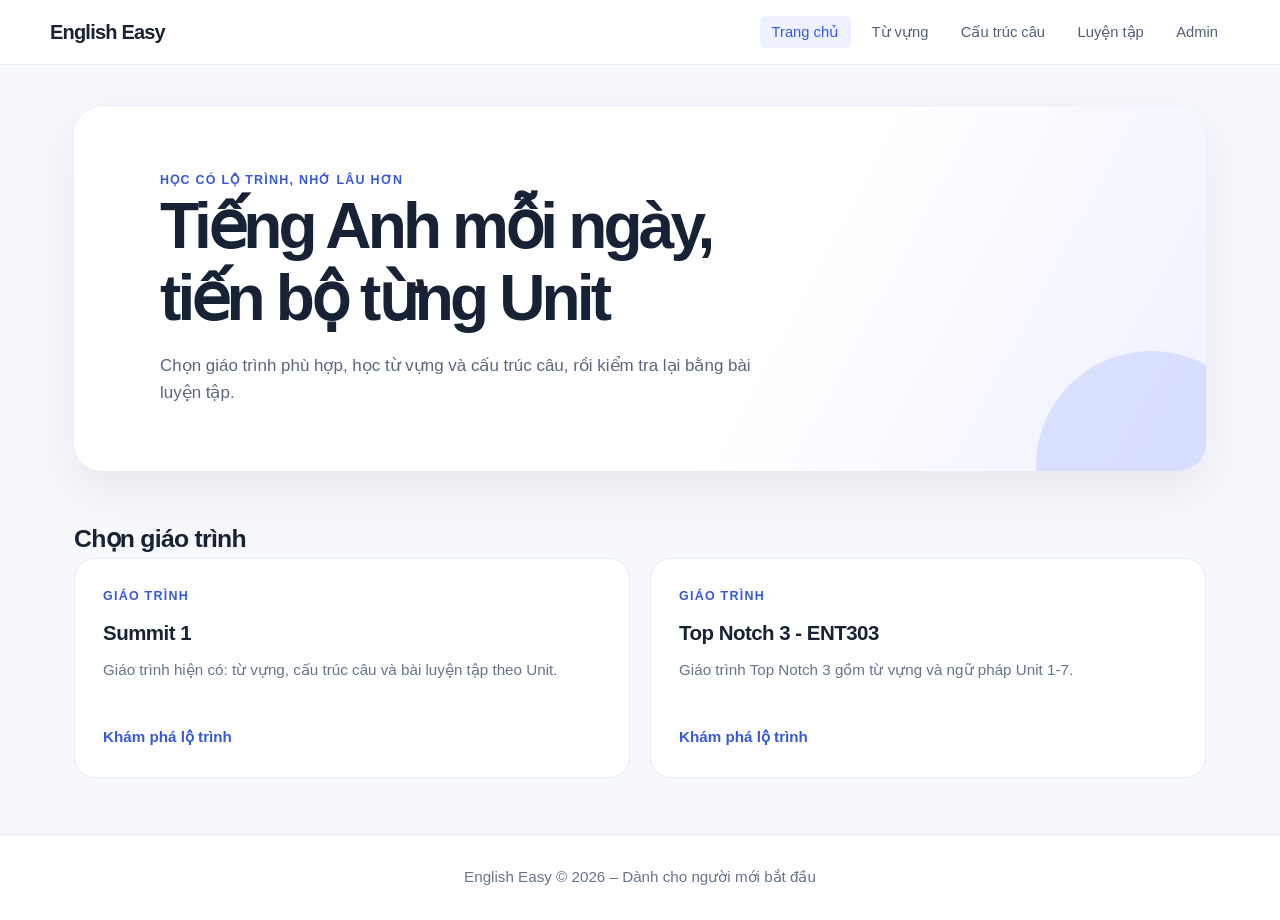
<file: index.html>
<!DOCTYPE html>
<html lang="vi">
<head>
  <meta charset="UTF-8">
  <meta name="viewport" content="width=device-width, initial-scale=1.0">
  <title>English Easy - Học tiếng Anh cho người mới</title>
  <link rel="stylesheet" href="css/style.css?v=2">
</head>
<body>
  <header class="navbar">
    <a href="index.html" class="logo">English Easy</a>
    <nav>
      <a href="index.html" class="active">Trang chủ</a>
      <a href="vocabulary.html">Từ vựng</a>
      <a href="structures.html">Cấu trúc câu</a>
      <a href="quiz.html">Luyện tập</a>
      <a href="admin.html">Admin</a>
    </nav>
  </header>

  <main class="container">
    <section class="hero">
      <p class="hero-eyebrow">Học có lộ trình, nhớ lâu hơn</p>
      <h1>Tiếng Anh mỗi ngày,<br>tiến bộ từng Unit</h1>
      <p>Chọn giáo trình phù hợp, học từ vựng và cấu trúc câu, rồi kiểm tra lại bằng bài luyện tập.</p>
    </section>

    <h2 class="section-title">Chọn giáo trình</h2>
    <div class="topics-grid" id="courses-grid"></div>
  </main>

  <footer>
    English Easy &copy; 2026 – Dành cho người mới bắt đầu
  </footer>

  <script src="js/speak.js?v=7"></script>
  <script src="js/quiz-manager.js?v=11"></script>
  <script src="js/app.js?v=12"></script>
</body>
</html>
</file>
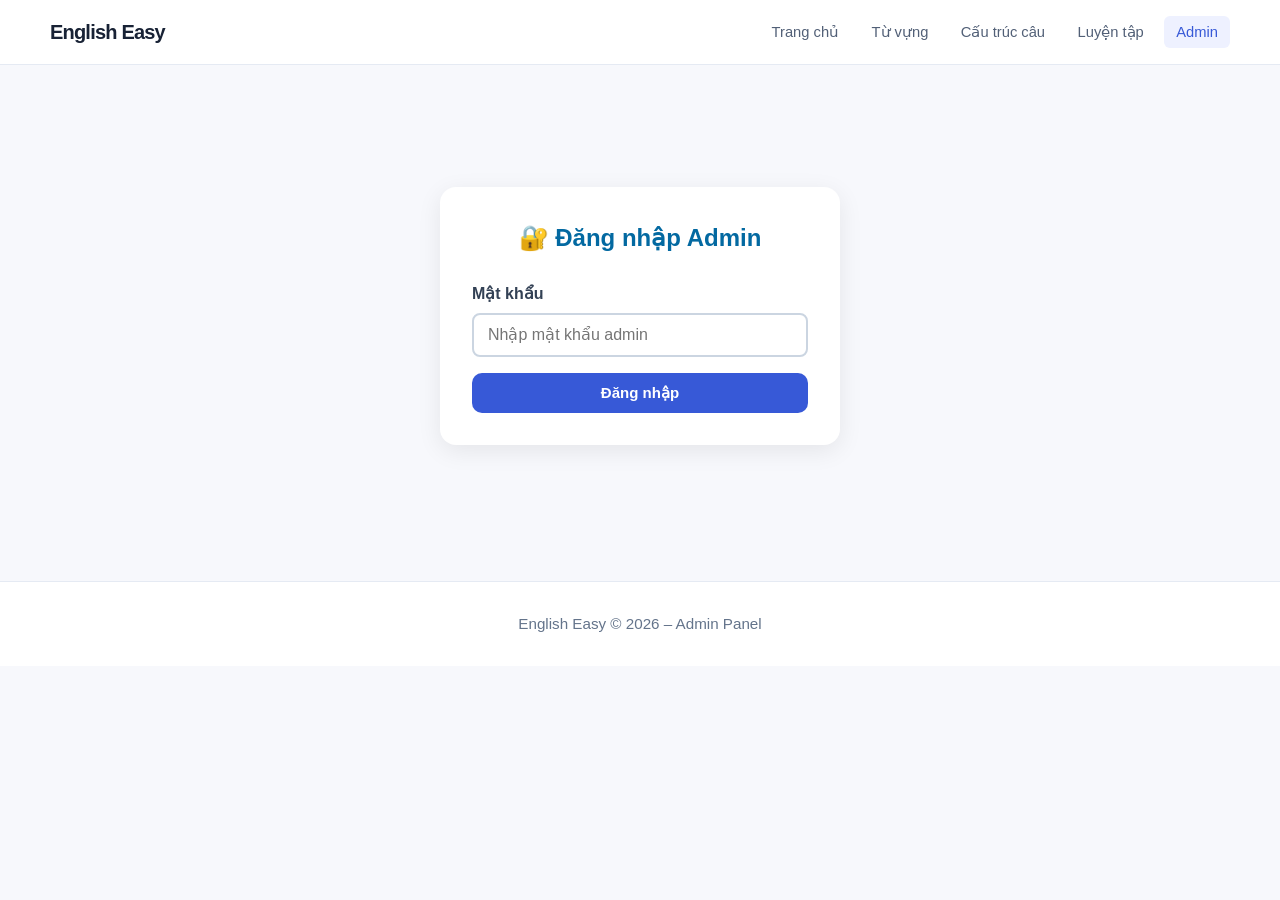
<file: admin.html>
<!DOCTYPE html>
<html lang="vi">
<head>
  <meta charset="UTF-8">
  <meta name="viewport" content="width=device-width, initial-scale=1.0">
  <title>Admin - English Easy</title>
  <link rel="stylesheet" href="css/style.css?v=2">
  <style>
    .admin-tabs {
      display: flex;
      gap: 8px;
      margin-bottom: 20px;
      flex-wrap: wrap;
    }
    .admin-tabs button {
      padding: 10px 18px;
      border: 2px solid #0ea5e9;
      background: white;
      color: #0ea5e9;
      border-radius: 8px;
      font-weight: 600;
      cursor: pointer;
    }
    .admin-tabs button.active {
      background: #0ea5e9;
      color: white;
    }
    .tab-content { display: none; }
    .tab-content.active { display: block; }
    .admin-note {
      background: #f0f9ff;
      border: 1px solid #bae6fd;
      border-radius: 12px;
      padding: 14px 16px;
      margin-bottom: 16px;
      color: #0c4a6e;
      font-size: 0.95rem;
      line-height: 1.5;
    }
    .admin-note code {
      background: #e0f2fe;
      padding: 1px 6px;
      border-radius: 4px;
    }
  </style>
</head>
<body>
  <header class="navbar">
    <a href="index.html" class="logo">English Easy</a>
    <nav>
      <a href="index.html">Trang chủ</a>
      <a href="vocabulary.html">Từ vựng</a>
      <a href="structures.html">Cấu trúc câu</a>
      <a href="quiz.html">Luyện tập</a>
      <a href="admin.html" class="active">Admin</a>
    </nav>
  </header>

  <main class="container">
    <div id="login-section" class="admin-login">
      <h2>🔐 Đăng nhập Admin</h2>
      <form id="login-form" autocomplete="on" onsubmit="return doAdminLogin(event);">
        <div class="form-group">
          <label for="admin-password">Mật khẩu</label>
          <input
            type="password"
            id="admin-password"
            name="admin-password"
            placeholder="Nhập mật khẩu admin"
            autocomplete="current-password"
          >
        </div>
        <button type="button" id="btn-login" class="btn btn-primary" style="width:100%;" onclick="return doAdminLogin(event);">
          Đăng nhập
        </button>
      </form>
      <p id="login-error" style="display:none;margin-top:12px;text-align:center;color:#dc2626;font-weight:600;"></p>
    </div>

    <div id="admin-panel" class="admin-panel">
      <div class="page-header">
        <h1>Trang quản trị</h1>
        <button class="btn btn-outline btn-sm" onclick="logout()">Đăng xuất</button>
      </div>

      <div class="admin-note">
        <strong>Lưu vĩnh viễn trên GitHub:</strong>
        Các file đã có sẵn trong <code>data/</code> (333 từ + 36 cấu trúc + quiz mẫu). Commit &amp; push là xong.
        Nếu màn hình trống: bấm <button type="button" class="btn btn-sm btn-primary" style="margin:0 4px;" onclick="resyncAllFromFiles()">Đồng bộ từ file data/</button>
        hoặc hard refresh (Ctrl+F5).
      </div>

      <div class="admin-tabs">
        <button class="active" onclick="switchTab('vocab')">Từ vựng</button>
        <button onclick="switchTab('structures')">Cấu trúc câu</button>
        <button onclick="switchTab('quiz')">Bài tập (Quiz)</button>
      </div>

      <!-- TAB TỪ VỰNG -->
      <div id="tab-vocab" class="tab-content active">
        <div class="admin-actions">
          <button class="btn btn-primary" onclick="openAddModal()">+ Thêm từ</button>
          <button class="btn btn-success" onclick="exportJSON()">⬇ Export vocabulary.json</button>
          <label class="btn btn-outline" style="cursor:pointer;">
            ⬆ Import JSON
            <input type="file" accept=".json" style="display:none;" onchange="importJSON(event)">
          </label>
          <label class="btn btn-outline" style="cursor:pointer;">
            ⬆ Import CSV
            <input type="file" accept=".csv" style="display:none;" onchange="importCSV(event)">
          </label>
          <button class="btn btn-danger btn-sm" onclick="resetToDefault()">Reset vocab file</button>
        </div>
        <div style="overflow-x:auto;">
          <table class="admin-table">
            <thead>
              <tr>
                <th>ID</th>
                <th>Từ</th>
                <th>Phiên âm</th>
                <th>Nghĩa</th>
                <th>Unit</th>
                <th>Ví dụ</th>
                <th>Thao tác</th>
              </tr>
            </thead>
            <tbody id="vocab-tbody"></tbody>
          </table>
        </div>
      </div>

      <!-- TAB CẤU TRÚC -->
      <div id="tab-structures" class="tab-content">
        <div class="admin-actions">
          <button class="btn btn-primary" onclick="openAddStructureModal()">+ Thêm cấu trúc</button>
          <button class="btn btn-success" onclick="exportStructuresJSON()">⬇ Export structures.json</button>
          <label class="btn btn-outline" style="cursor:pointer;">
            ⬆ Import structures JSON
            <input type="file" accept=".json" style="display:none;" onchange="importStructuresJSON(event)">
          </label>
          <button class="btn btn-danger btn-sm" onclick="resetStructuresDefault()">Reset structures file</button>
        </div>
        <p style="color:#64748b;margin-bottom:12px;font-size:0.95rem;">
          Mẫu schema: <code>data/structures.schema.example.json</code>.
        </p>
        <div style="overflow-x:auto;">
          <table class="admin-table">
            <thead>
              <tr>
                <th>ID</th>
                <th>Unit</th>
                <th>Tên</th>
                <th>Pattern</th>
                <th>Nghĩa</th>
                <th>Thao tác</th>
              </tr>
            </thead>
            <tbody id="structures-tbody"></tbody>
          </table>
        </div>
      </div>

      <!-- TAB QUIZ -->
      <div id="tab-quiz" class="tab-content">
        <div style="background:white; padding:24px; border-radius:14px; margin-bottom:24px; box-shadow:0 2px 12px rgba(0,0,0,0.05);">
          <h3 style="margin-bottom:8px; color:#0369a1;">Tạo bài tập mới</h3>
          <p style="color:#64748b; margin-bottom:16px; font-size:0.95rem;">
            Admin chọn loại bài (từ vựng / cấu trúc), Unit, số câu và thời gian. Người học không tự chỉnh.
          </p>

          <div class="form-group">
            <label>Tên bài tập</label>
            <input type="text" id="quiz-title" placeholder="Ví dụ: Unit 1 - Cấu trúc 10 câu">
          </div>

          <div class="form-group">
            <label>Giáo trình</label>
            <select id="admin-quiz-course">
              <option value="summit1">Summit 1</option>
              <option value="topnotch3">Top Notch 3 - ENT303</option>
            </select>
          </div>

          <div class="form-group">
            <label>Loại bài</label>
            <select id="admin-quiz-type">
              <option value="vocab">Từ vựng</option>
              <option value="structure">Cấu trúc câu</option>
            </select>
          </div>

          <div class="form-group">
            <label>Chọn Unit</label>
            <select id="admin-quiz-topic">
              <option value="">-- Tất cả --</option>
            </select>
          </div>

          <div class="form-group">
            <label>Số câu hỏi (chọn bao nhiêu câu muốn làm)</label>
            <p id="admin-max-info" style="color:#64748b; font-size:0.95rem; margin-bottom:8px;">
              Chọn unit để xem số từ / cấu trúc tối đa
            </p>
            <div id="admin-count-presets" class="admin-count-presets" style="display:flex;flex-wrap:wrap;gap:8px;margin-bottom:10px;">
              <!-- JS render: 5, 10, 15, 20, 30, Tất cả -->
            </div>
            <input type="number" id="admin-quiz-count" min="1" value="20" placeholder="VD: 20">
            <small style="color:#94a3b8;display:block;margin-top:6px;">
              Ví dụ Unit 1 có 72 từ → nhập <strong>20</strong> để mỗi lần random 20 câu trong unit đó.
            </small>
          </div>

          <div class="form-group">
            <label>Thời gian đếm ngược</label>
            <select id="admin-quiz-timer">
              <option value="0">Không giới hạn</option>
              <option value="180">3 phút</option>
              <option value="300" selected>5 phút</option>
              <option value="600">10 phút</option>
              <option value="900">15 phút</option>
              <option value="custom">Tùy chỉnh...</option>
            </select>
          </div>

          <div class="form-group" id="admin-custom-timer-wrap" style="display:none;">
            <label>Số phút tùy chỉnh (1–120)</label>
            <input type="number" id="admin-quiz-timer-custom" min="1" max="120" value="5">
          </div>

          <button class="btn btn-primary" onclick="handleCreateQuiz()">Tạo bài tập</button>
        </div>

        <div class="admin-actions" style="margin-bottom:16px;">
          <button class="btn btn-success" onclick="exportQuizzesJSON()">⬇ Export quizzes.json</button>
          <label class="btn btn-outline" style="cursor:pointer;">
            ⬆ Import quizzes JSON
            <input type="file" accept=".json" style="display:none;" onchange="importQuizzesJSON(event)">
          </label>
          <button class="btn btn-danger btn-sm" onclick="resetQuizzesDefault()">Reset quizzes file</button>
        </div>

        <h3 style="margin-bottom:12px; color:#0369a1;">Danh sách bài tập</h3>
        <div id="quiz-list-admin"></div>
      </div>
    </div>
  </main>

  <!-- Modal từ vựng -->
  <div class="modal" id="word-modal">
    <div class="modal-content">
      <h3 id="modal-title">Thêm từ mới</h3>
      <div class="form-group">
        <label>Từ tiếng Anh *</label>
        <input type="text" id="form-word" placeholder="apple">
      </div>
      <div class="form-group">
        <label>Phiên âm</label>
        <input type="text" id="form-phonetic" placeholder="/ˈæp.əl/">
      </div>
      <div class="form-group">
        <label>Nghĩa tiếng Việt *</label>
        <input type="text" id="form-meaning" placeholder="quả táo">
      </div>
      <div class="form-group">
        <label>Giáo trình *</label>
        <select id="form-course">
          <option value="summit1">Summit 1</option>
          <option value="topnotch3">Top Notch 3 - ENT303</option>
        </select>
      </div>
      <div class="form-group">
        <label>Unit / chủ đề *</label>
        <input type="text" id="form-topic" placeholder="Unit 1">
      </div>
      <div class="form-group">
        <label>Câu ví dụ (English)</label>
        <input type="text" id="form-example">
      </div>
      <div class="form-group">
        <label>Câu ví dụ (Tiếng Việt)</label>
        <input type="text" id="form-example-vi">
      </div>
      <div class="modal-actions">
        <button class="btn btn-outline" onclick="closeModal()">Hủy</button>
        <button class="btn btn-primary" onclick="saveWord()">Lưu</button>
      </div>
    </div>
  </div>

  <!-- Modal cấu trúc -->
  <div class="modal" id="structure-modal">
    <div class="modal-content">
      <h3 id="structure-modal-title">Thêm cấu trúc</h3>
      <div class="form-group">
        <label>Giáo trình *</label>
        <select id="form-s-course">
          <option value="summit1">Summit 1</option>
          <option value="topnotch3">Top Notch 3 - ENT303</option>
        </select>
      </div>
      <div class="form-group">
        <label>Unit *</label>
        <input type="text" id="form-s-unit" placeholder="Unit 1">
      </div>
      <div class="form-group">
        <label>Tên cấu trúc *</label>
        <input type="text" id="form-s-name" placeholder="Tag questions">
      </div>
      <div class="form-group">
        <label>Pattern / công thức *</label>
        <input type="text" id="form-s-pattern" placeholder="Statement, auxiliary + subject?">
      </div>
      <div class="form-group">
        <label>Nghĩa / mục đích *</label>
        <input type="text" id="form-s-meaning" placeholder="Câu hỏi đuôi — xác nhận thông tin">
      </div>
      <div class="form-group">
        <label>Dạng đầy đủ (form)</label>
        <input type="text" id="form-s-form" placeholder="Positive + negative tag...">
      </div>
      <div class="form-group">
        <label>Ví dụ (English)</label>
        <input type="text" id="form-s-example" placeholder="You're a student, aren't you?">
      </div>
      <div class="form-group">
        <label>Ví dụ (Tiếng Việt)</label>
        <input type="text" id="form-s-example-vi">
      </div>
      <div class="form-group">
        <label>Cách dùng</label>
        <textarea id="form-s-usage" rows="2" placeholder="Khi nào dùng..."></textarea>
      </div>
      <div class="form-group">
        <label>Ghi chú</label>
        <input type="text" id="form-s-notes" placeholder="Summit 1">
      </div>
      <div class="modal-actions">
        <button class="btn btn-outline" onclick="closeStructureModal()">Hủy</button>
        <button class="btn btn-primary" onclick="saveStructure()">Lưu</button>
      </div>
    </div>
  </div>

  <footer>
    English Easy &copy; 2026 – Admin Panel
  </footer>

  <!-- Login độc lập: luôn chạy được dù file JS khác lỗi -->
  <script>
    window.ADMIN_PASS = '123456@Hung';

    window.showAdminUI = function () {
      var login = document.getElementById('login-section');
      var panel = document.getElementById('admin-panel');
      var err = document.getElementById('login-error');
      if (err) {
        err.style.display = 'none';
        err.textContent = '';
      }
      if (login) {
        login.style.setProperty('display', 'none', 'important');
        login.setAttribute('aria-hidden', 'true');
      }
      if (panel) {
        panel.removeAttribute('hidden');
        panel.classList.add('is-open');
        panel.style.setProperty('display', 'block', 'important');
        panel.setAttribute('aria-hidden', 'false');
      }
      try { sessionStorage.setItem('admin_logged_in', '1'); } catch (e) {}
      return true;
    };

    window.doAdminLogin = function (event) {
      if (event && event.preventDefault) event.preventDefault();
      if (event && event.stopPropagation) event.stopPropagation();

      var input = document.getElementById('admin-password');
      var err = document.getElementById('login-error');
      var pw = String((input && input.value) || '')
        .replace(/^\uFEFF/, '')
        .trim();

      if (pw !== window.ADMIN_PASS) {
        var msg = 'Sai mật khẩu!';
        if (err) {
          err.style.display = 'block';
          err.textContent = msg;
        } else {
          alert(msg);
        }
        if (input) {
          input.focus();
          input.select();
        }
        return false;
      }

      window.showAdminUI();

      // Nạp dữ liệu admin (nếu admin.js đã load)
      if (typeof window.enterAdminAfterLogin === 'function') {
        Promise.resolve(window.enterAdminAfterLogin()).catch(function (e) {
          console.error(e);
          alert('Đã vào Admin, nhưng lỗi nạp dữ liệu: ' + (e && e.message ? e.message : e));
        });
      }

      return false;
    };

    // Tự vào lại nếu đã login trước đó
    document.addEventListener('DOMContentLoaded', function () {
      try {
        if (sessionStorage.getItem('admin_logged_in') === '1') {
          window.showAdminUI();
          if (typeof window.enterAdminAfterLogin === 'function') {
            window.enterAdminAfterLogin();
          }
        }
      } catch (e) {}
    });
  </script>
  <script src="js/quiz-manager.js?v=11"></script>
  <script src="js/admin.js?v=9"></script>
</body>
</html>
</file>
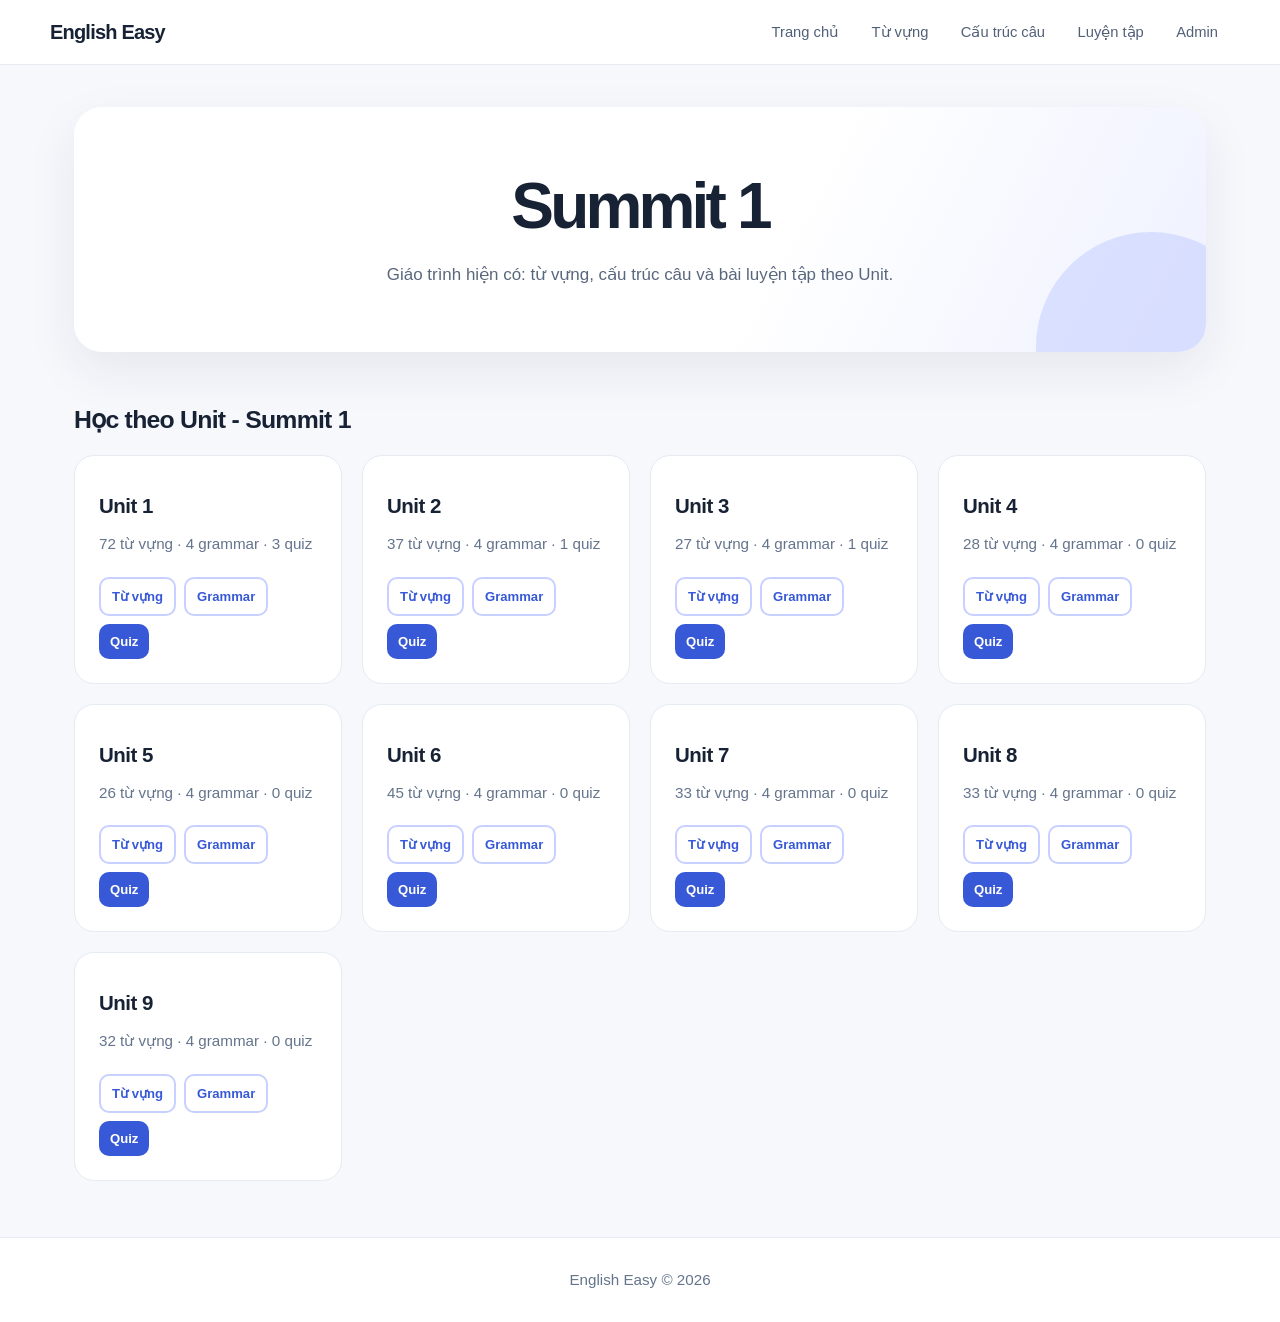
<file: course.html>
<!DOCTYPE html>
<html lang="vi">
<head>
  <meta charset="UTF-8">
  <meta name="viewport" content="width=device-width, initial-scale=1.0">
  <title>Giáo trình - English Easy</title>
  <link rel="stylesheet" href="css/style.css?v=2">
</head>
<body>
  <header class="navbar">
    <a href="index.html" class="logo">English Easy</a>
    <nav>
      <a href="index.html">Trang chủ</a>
      <a id="nav-vocabulary" href="vocabulary.html">Từ vựng</a>
      <a id="nav-structures" href="structures.html">Cấu trúc câu</a>
      <a id="nav-quiz" href="quiz.html">Luyện tập</a>
      <a href="admin.html">Admin</a>
    </nav>
  </header>

  <main class="container">
    <section class="hero course-hero">
      <h1 id="course-name">Đang tải giáo trình...</h1>
      <p id="course-description"></p>
    </section>
    <h2 id="course-progress-title" class="course-progress-title">Lộ trình học</h2>
    <section class="topics-grid" id="course-learning-grid"></section>
  </main>
  <footer>English Easy &copy; 2026</footer>
  <script src="js/speak.js?v=7"></script>
  <script src="js/quiz-manager.js?v=11"></script>
  <script src="js/app.js?v=12"></script>
</body>
</html>
</file>
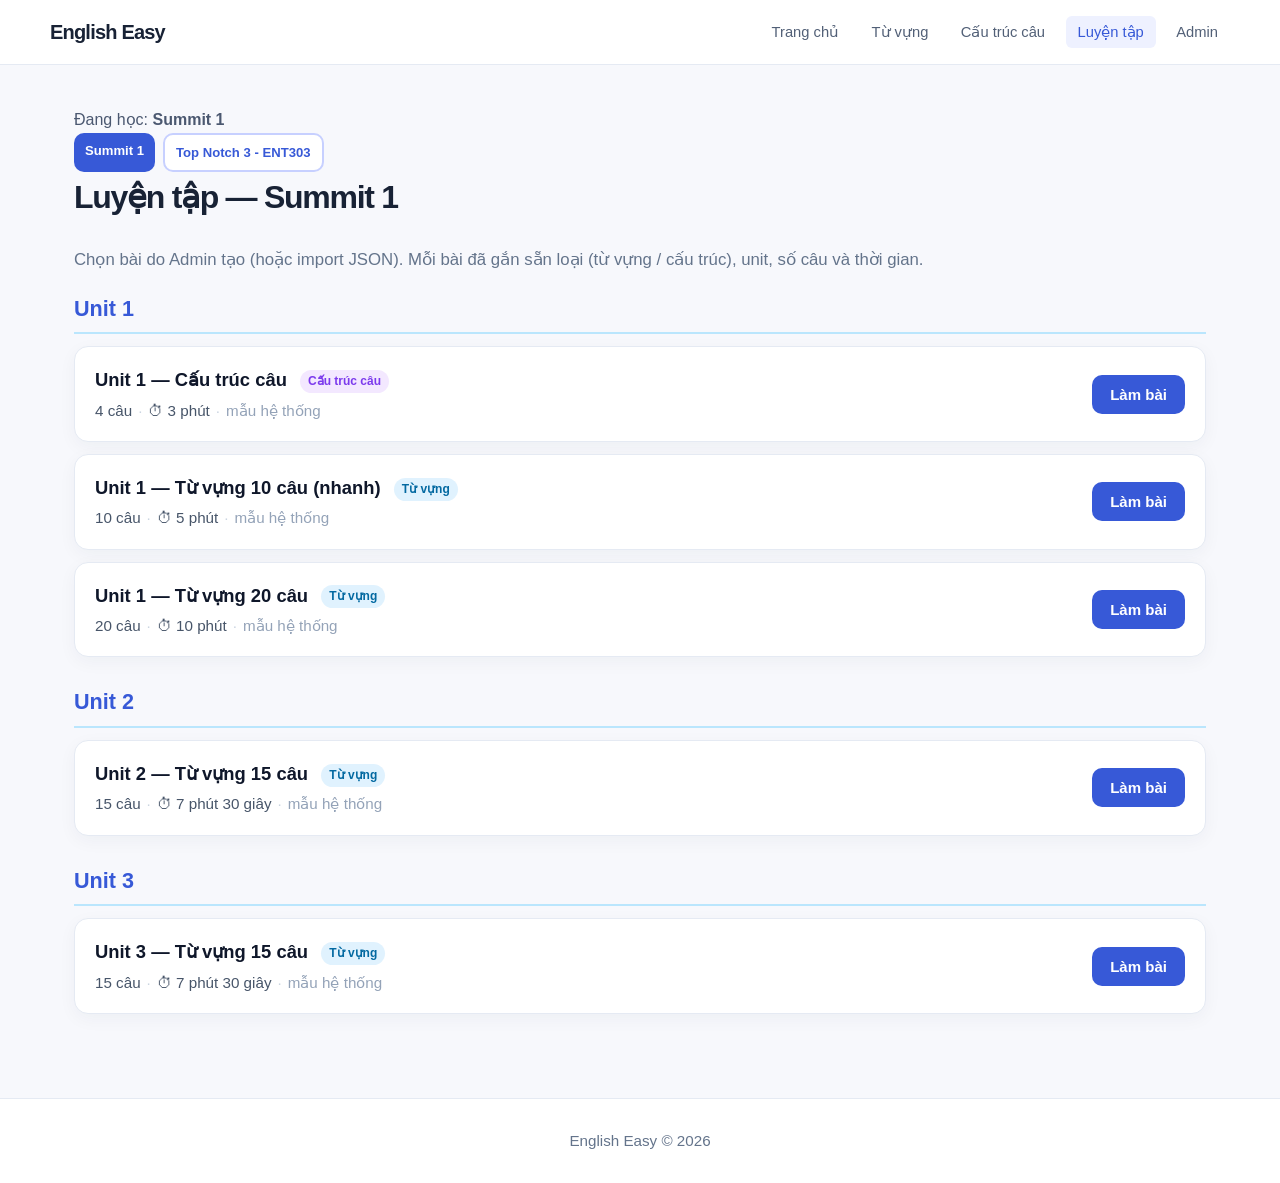
<file: quiz.html>
<!DOCTYPE html>
<html lang="vi">
<head>
  <meta charset="UTF-8">
  <meta name="viewport" content="width=device-width, initial-scale=1.0">
  <title>Luyện tập - English Easy</title>
  <link rel="stylesheet" href="css/style.css?v=2">
</head>
<body>
  <header class="navbar">
    <a href="index.html" class="logo">English Easy</a>
    <nav>
      <a href="index.html">Trang chủ</a>
      <a href="vocabulary.html">Từ vựng</a>
      <a href="structures.html">Cấu trúc câu</a>
      <a href="quiz.html" class="active">Luyện tập</a>
      <a href="admin.html">Admin</a>
    </nav>
  </header>

  <main class="container">
    <div id="course-switcher"></div>
    <div class="page-header">
      <h1>Bài tập từ vựng &amp; cấu trúc</h1>
    </div>

    <section id="quiz-list-user">
      <p class="quiz-hint">
        Chọn bài do Admin tạo (hoặc import JSON). Mỗi bài đã gắn sẵn loại (từ vựng / cấu trúc), unit, số câu và thời gian.
      </p>
      <div id="quiz-list-container">
        <p style="text-align:center; color:#64748b; padding:40px;">Đang tải danh sách bài tập...</p>
      </div>
    </section>

    <section class="quiz-box" id="quiz-box" style="display:none;"></section>
    <section id="quiz-result-section" style="display:none;"></section>
  </main>

  <footer>
    English Easy &copy; 2026
  </footer>

  <script src="js/speak.js?v=7"></script>
  <script src="js/quiz-manager.js?v=11"></script>
  <script src="js/app.js?v=12"></script>
</body>
</html>
</file>
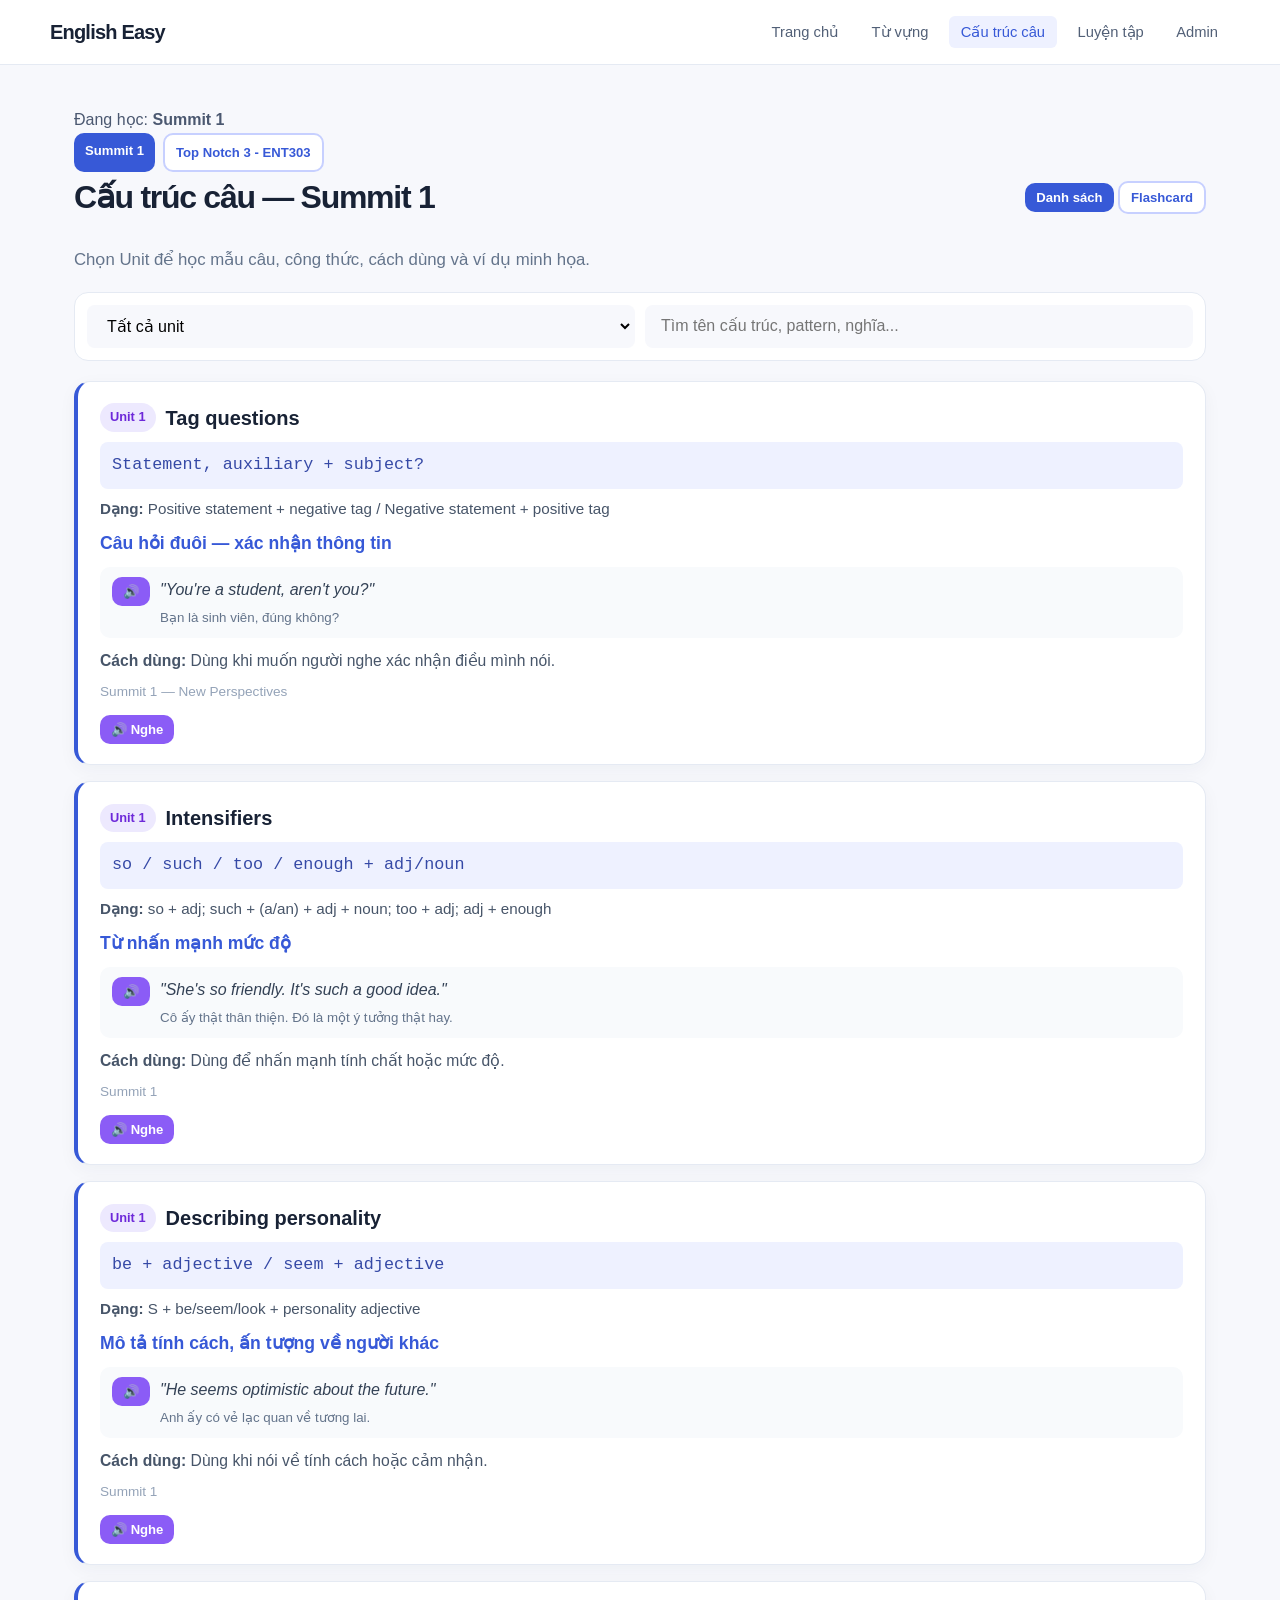
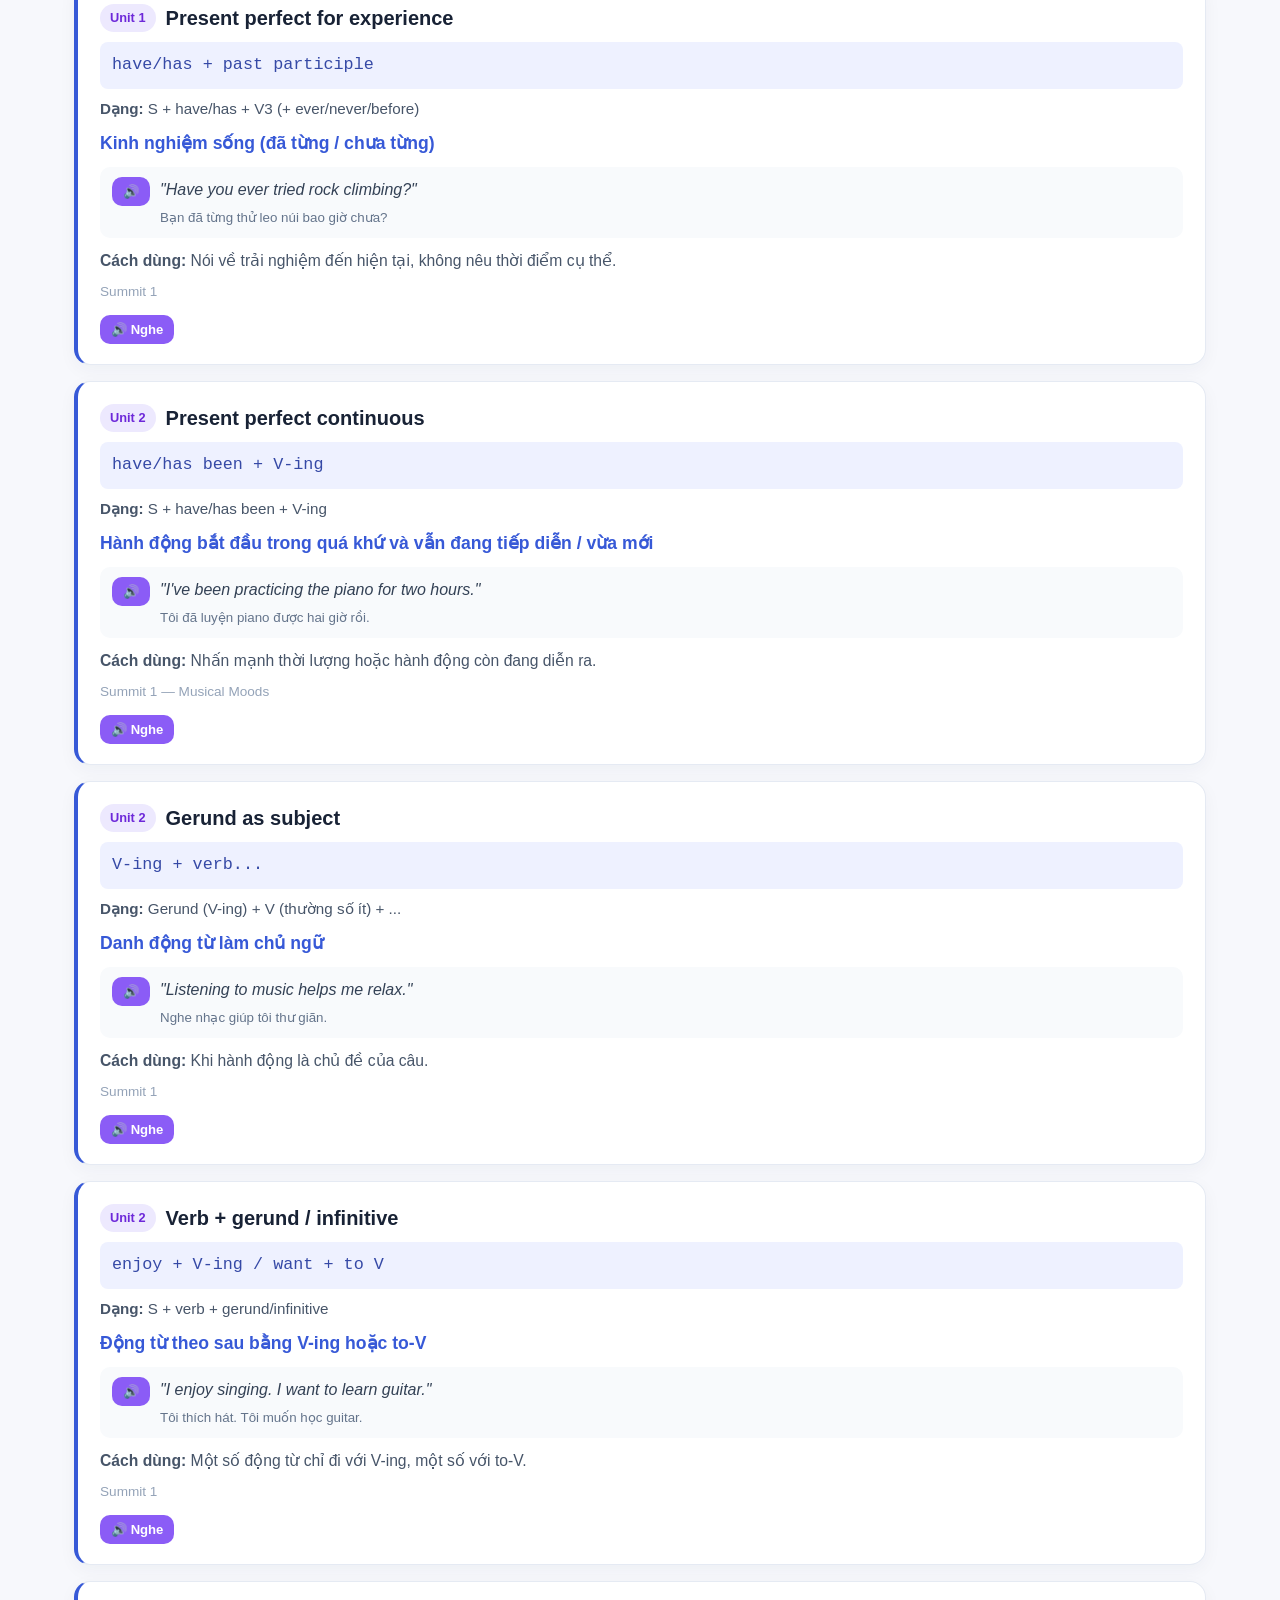
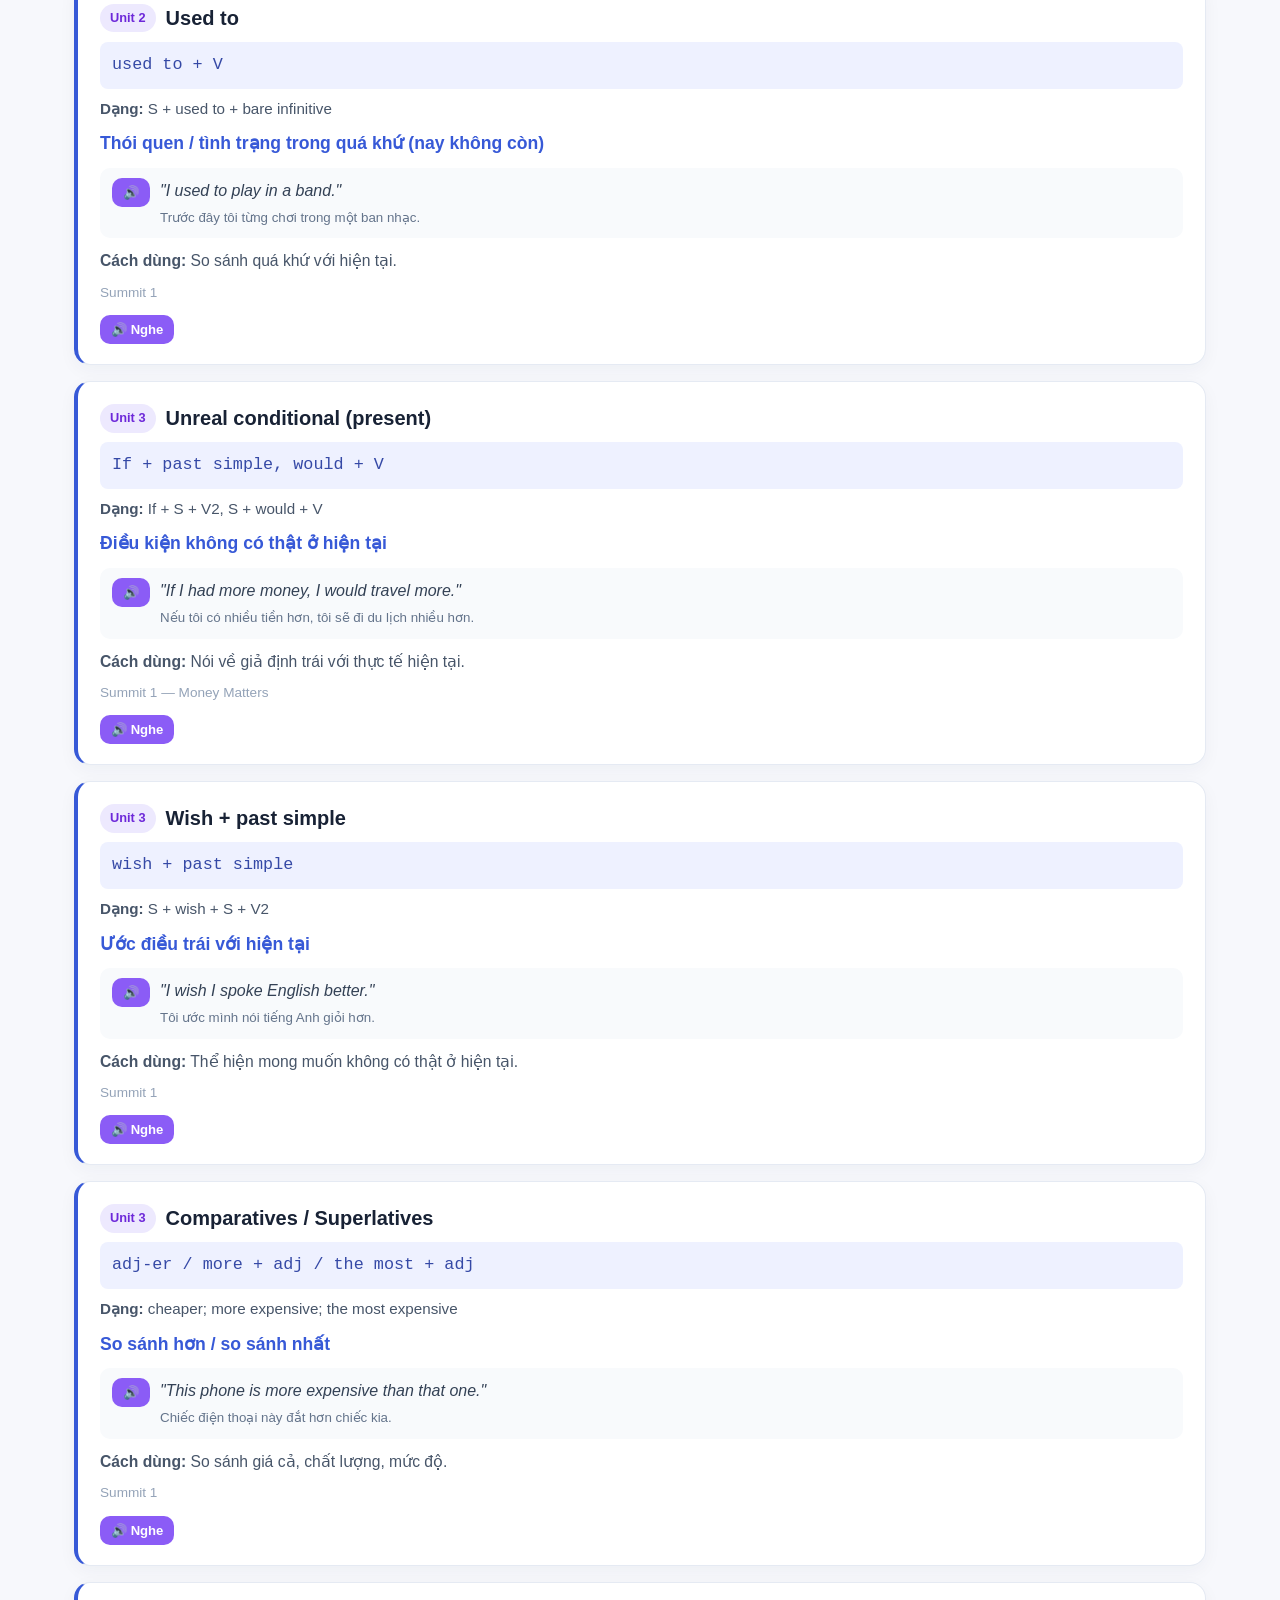
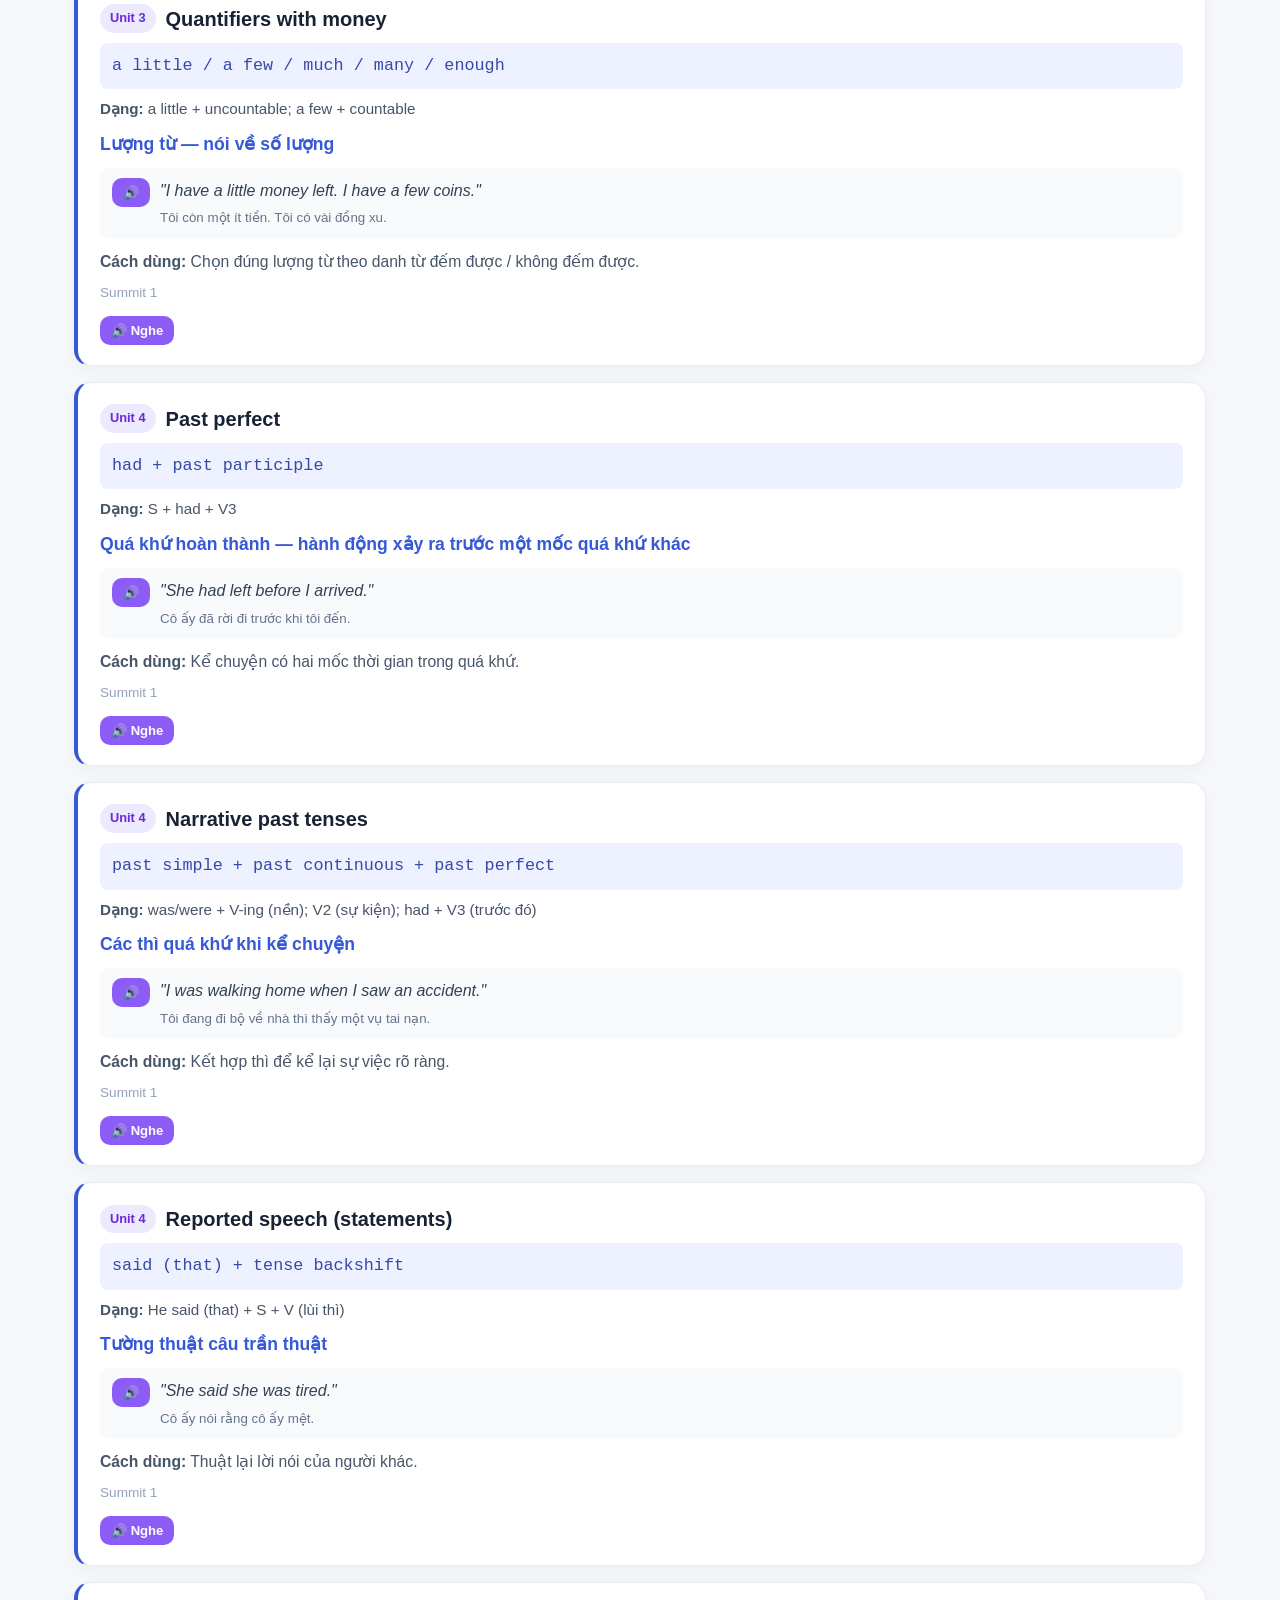
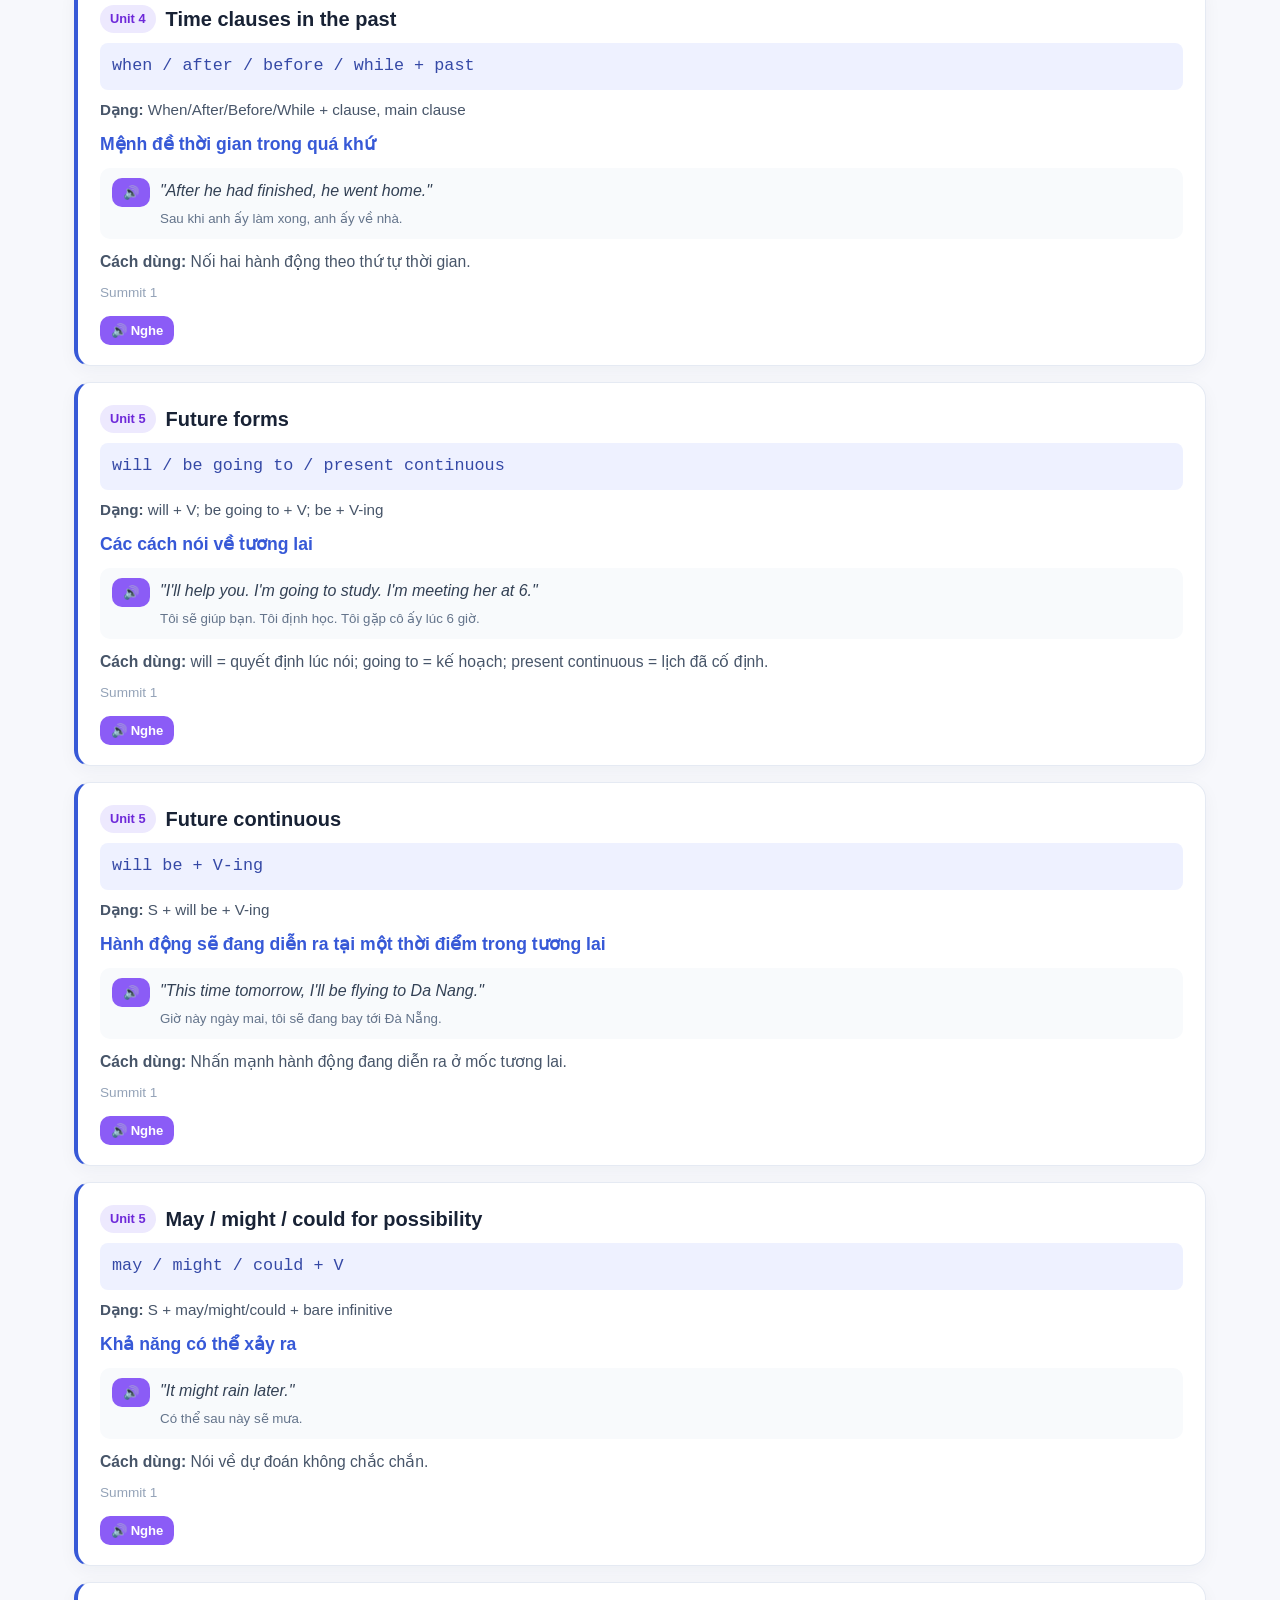
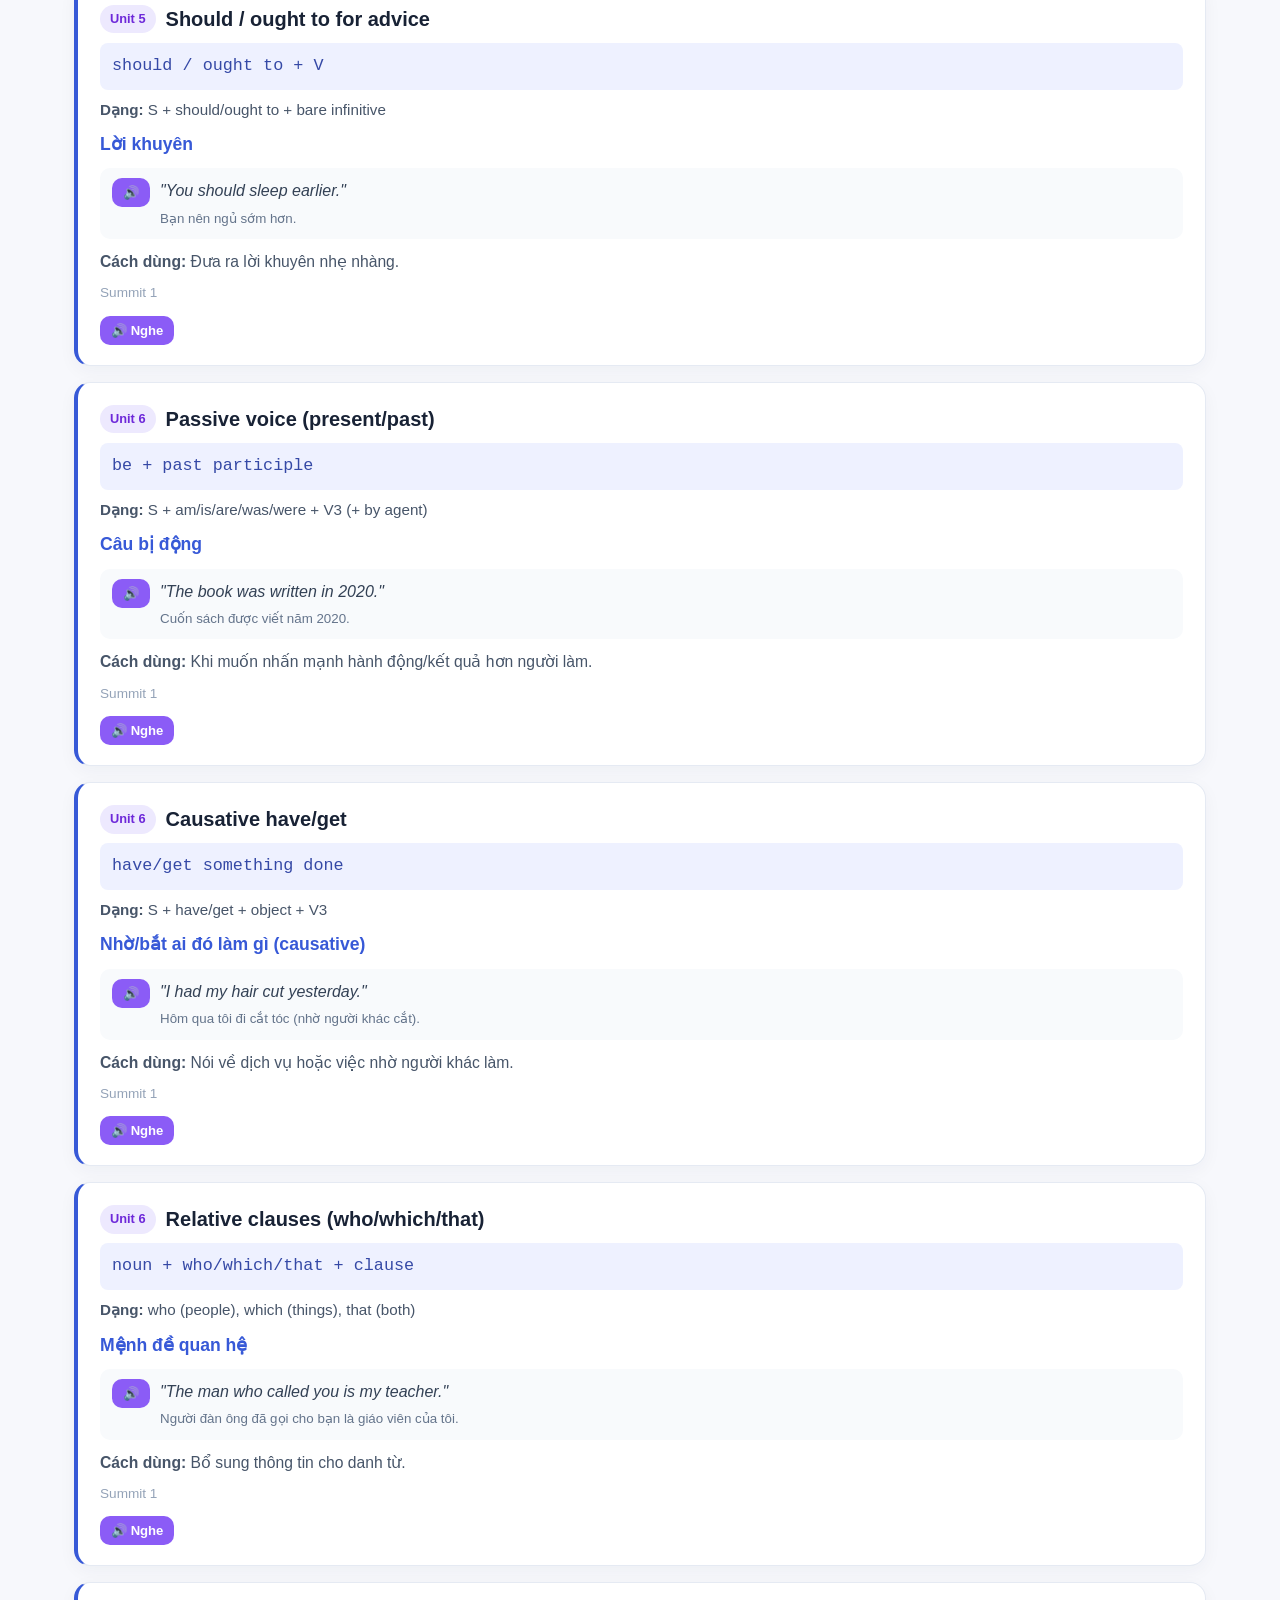
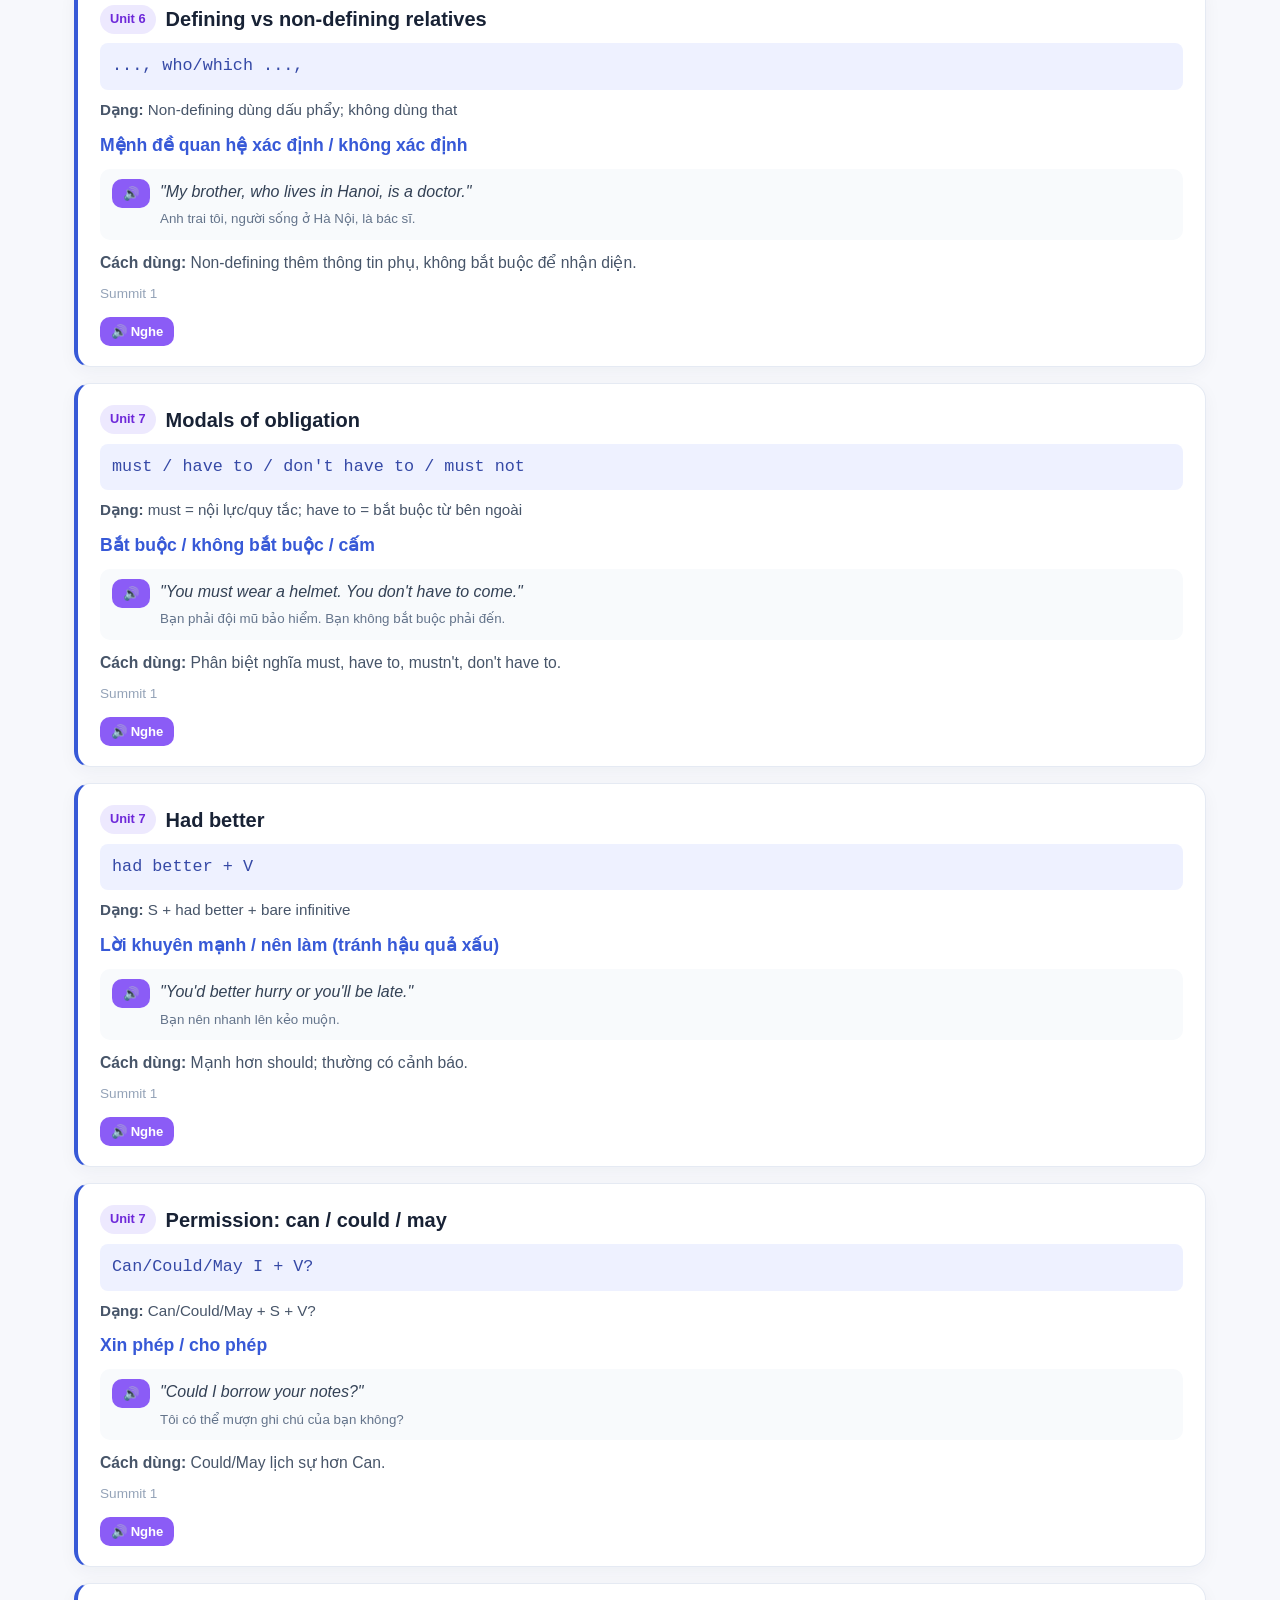
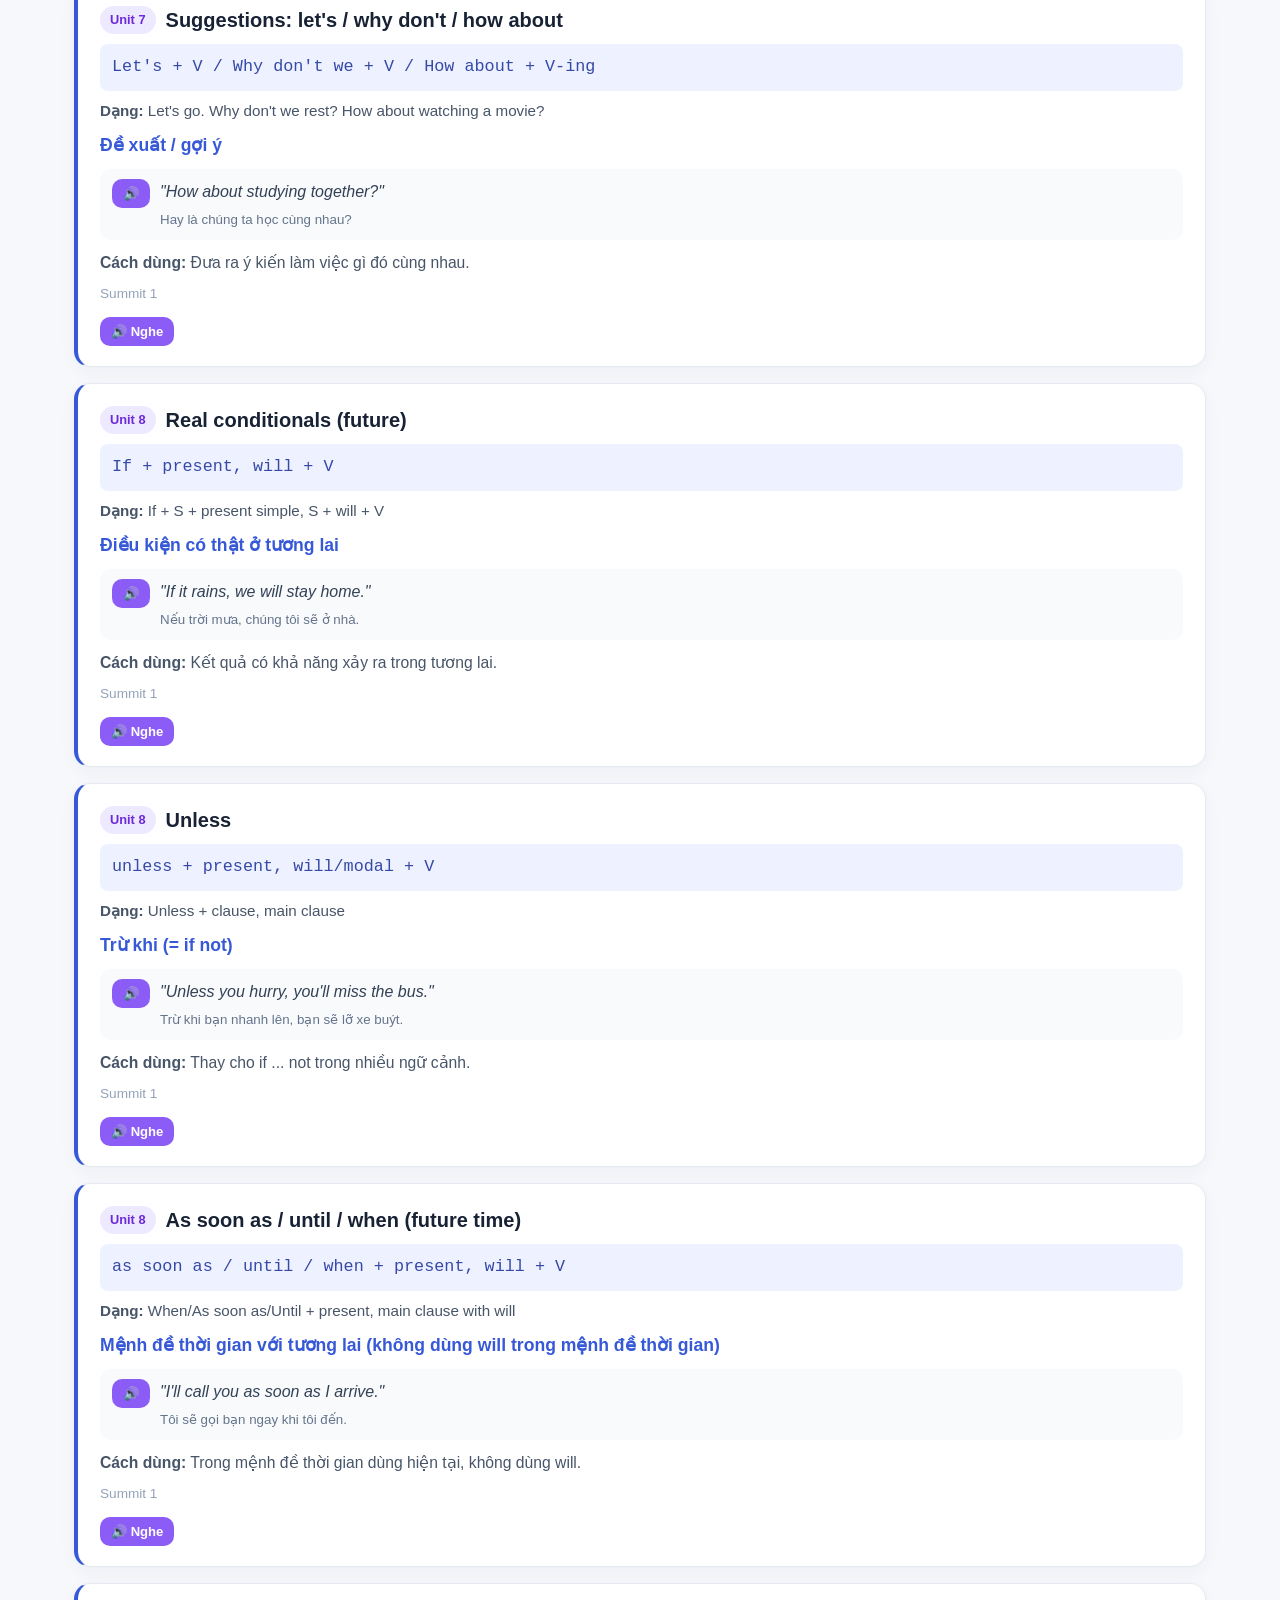
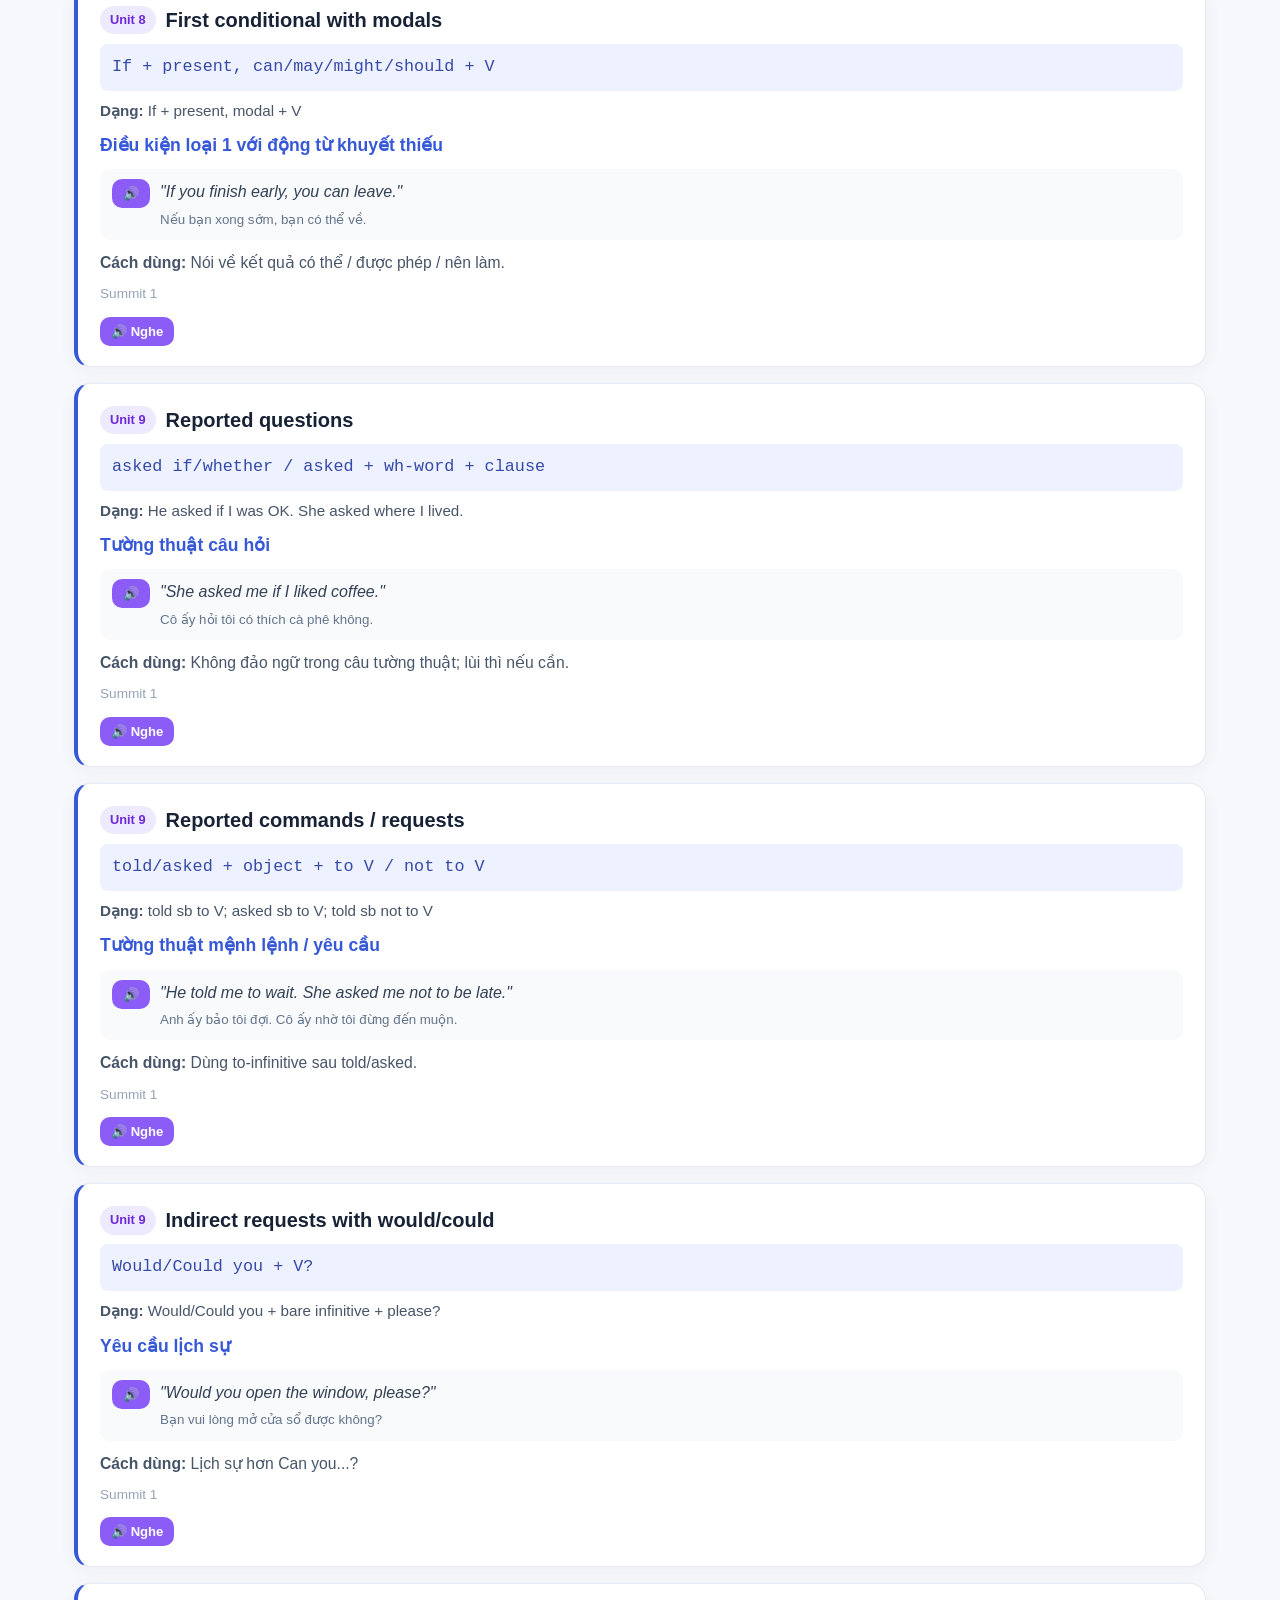
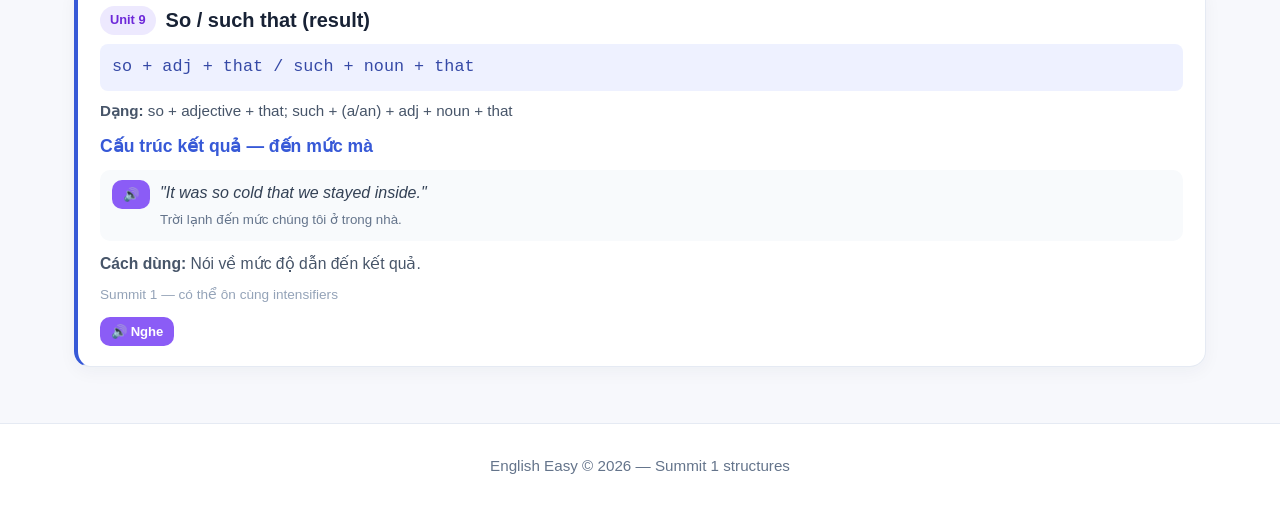
<file: structures.html>
<!DOCTYPE html>
<html lang="vi">
<head>
  <meta charset="UTF-8">
  <meta name="viewport" content="width=device-width, initial-scale=1.0">
  <title>Cấu trúc câu - English Easy</title>
  <link rel="stylesheet" href="css/style.css?v=2">
</head>
<body>
  <header class="navbar">
    <a href="index.html" class="logo">English Easy</a>
    <nav>
      <a href="index.html">Trang chủ</a>
      <a href="vocabulary.html">Từ vựng</a>
      <a href="structures.html" class="active">Cấu trúc câu</a>
      <a href="quiz.html">Luyện tập</a>
      <a href="admin.html">Admin</a>
    </nav>
  </header>

  <main class="container">
    <div id="course-switcher"></div>
    <div class="page-header">
      <h1>Cấu trúc câu theo Unit</h1>
      <div>
        <button id="btn-struct-list" class="btn btn-primary btn-sm">Danh sách</button>
        <button id="btn-struct-flash" class="btn btn-outline btn-sm">Flashcard</button>
      </div>
    </div>

    <p class="quiz-hint">
      Chọn Unit để học mẫu câu, công thức, cách dùng và ví dụ minh họa.
    </p>

    <div class="filter-bar">
      <select id="filter-struct-unit">
        <option value="">Tất cả unit</option>
      </select>
      <input type="text" id="search-struct" placeholder="Tìm tên cấu trúc, pattern, nghĩa...">
    </div>

    <div id="struct-list-section">
      <div class="structure-list" id="structure-list"></div>
    </div>

    <div id="struct-flash-section" style="display:none;">
      <div class="flashcard-container">
        <div class="flashcard" id="struct-flashcard" onclick="flipStructCard()"></div>
      </div>
      <div class="flashcard-controls">
        <button class="btn btn-outline" onclick="prevStructCard()">← Trước</button>
        <span id="struct-flash-counter" style="font-size:1.1rem;font-weight:600;min-width:80px;text-align:center;">1 / 1</span>
        <button class="btn btn-outline" onclick="nextStructCard()">Sau →</button>
      </div>
      <p style="text-align:center;margin-top:12px;color:#64748b;font-size:0.95rem;">Nhấn vào thẻ để lật (công thức ↔ nghĩa)</p>
    </div>
  </main>

  <footer>
    English Easy &copy; 2026 — Summit 1 structures
  </footer>

  <script src="js/speak.js?v=7"></script>
  <script src="js/quiz-manager.js?v=11"></script>
  <script src="js/app.js?v=12"></script>
</body>
</html>
</file>
<file: css/style.css>
/* ===== RESET & BASE ===== */
* {
  margin: 0;
  padding: 0;
  box-sizing: border-box;
}

body {
  font-family: 'Segoe UI', Tahoma, Geneva, Verdana, sans-serif;
  background: linear-gradient(135deg, #e0f2fe 0%, #f0f9ff 100%);
  color: #1e293b;
  min-height: 100vh;
  line-height: 1.6;
}

/* ===== NAVBAR ===== */
.navbar {
  background: #0ea5e9;
  color: white;
  padding: 14px 20px;
  display: flex;
  justify-content: space-between;
  align-items: center;
  box-shadow: 0 2px 10px rgba(0,0,0,0.1);
  position: sticky;
  top: 0;
  z-index: 100;
}

.navbar .logo {
  font-size: 1.4rem;
  font-weight: 700;
  text-decoration: none;
  color: white;
}

.navbar nav a {
  color: white;
  text-decoration: none;
  margin-left: 18px;
  font-size: 1rem;
  font-weight: 500;
  padding: 6px 12px;
  border-radius: 6px;
  transition: background 0.2s;
}

.navbar nav a:hover,
.navbar nav a.active {
  background: rgba(255,255,255,0.2);
}

/* ===== CONTAINER ===== */
.container {
  max-width: 1000px;
  margin: 0 auto;
  padding: 24px 16px;
}

/* ===== HERO / HOME ===== */
.hero {
  text-align: center;
  padding: 40px 20px;
  background: white;
  border-radius: 16px;
  box-shadow: 0 4px 20px rgba(0,0,0,0.06);
  margin-bottom: 30px;
}

.hero h1 {
  font-size: 2.2rem;
  color: #0369a1;
  margin-bottom: 12px;
}

.hero p {
  font-size: 1.15rem;
  color: #475569;
  margin-bottom: 24px;
}

/* ===== TOPIC CARDS ===== */
.topics-grid {
  display: grid;
  grid-template-columns: repeat(auto-fill, minmax(160px, 1fr));
  gap: 16px;
  margin-top: 20px;
}

.topic-card {
  background: white;
  border-radius: 14px;
  padding: 28px 16px;
  text-align: center;
  box-shadow: 0 3px 12px rgba(0,0,0,0.06);
  cursor: pointer;
  transition: all 0.25s ease;
  border: 2px solid transparent;
  text-decoration: none;
  color: inherit;
}

.topic-card:hover {
  transform: translateY(-4px);
  border-color: #0ea5e9;
  box-shadow: 0 8px 20px rgba(14,165,233,0.15);
}

.topic-card h3 {
  font-size: 1.25rem;
  color: #0369a1;
  margin-bottom: 6px;
  font-weight: 700;
}

.topic-card span {
  font-size: 0.95rem;
  color: #64748b;
}

.course-progress-title {
  margin: 32px 0 16px;
  color: #0369a1;
}

.course-unit-card {
  display: block;
}

.course-unit-topic {
  min-height: 2.4em;
  margin: 0 0 10px;
  color: #334155;
  font-weight: 600;
}

.course-unit-actions {
  display: flex;
  gap: 8px;
  flex-wrap: wrap;
  margin-top: 16px;
}

.course-switcher {
  display: flex;
  align-items: center;
  justify-content: space-between;
  gap: 12px;
  flex-wrap: wrap;
  padding: 14px 16px;
  margin-bottom: 20px;
  border: 1px solid #bae6fd;
  border-radius: 12px;
  background: #f0f9ff;
}

.course-switcher-label {
  color: #0c4a6e;
}

.course-switcher-actions {
  display: flex;
  gap: 8px;
  flex-wrap: wrap;
}

/* ===== BUTTONS ===== */
.btn {
  display: inline-block;
  padding: 12px 24px;
  border: none;
  border-radius: 10px;
  font-size: 1.05rem;
  font-weight: 600;
  cursor: pointer;
  transition: all 0.2s;
  text-decoration: none;
  text-align: center;
}

.btn-primary {
  background: #0ea5e9;
  color: white;
}

.btn-primary:hover {
  background: #0284c7;
}

.btn-success {
  background: #22c55e;
  color: white;
}

.btn-success:hover {
  background: #16a34a;
}

.btn-danger {
  background: #ef4444;
  color: white;
}

.btn-danger:hover {
  background: #dc2626;
}

.btn-outline {
  background: white;
  color: #0ea5e9;
  border: 2px solid #0ea5e9;
}

.btn-outline:hover {
  background: #0ea5e9;
  color: white;
}

.btn-sm {
  padding: 7px 14px;
  font-size: 0.9rem;
}

.btn-speak {
  background: #8b5cf6;
  color: white;
  padding: 8px 14px;
  border-radius: 8px;
  font-size: 0.95rem;
}

.btn-speak:hover {
  background: #7c3aed;
}

.btn-speak.speaking {
  animation: speak-pulse 0.9s ease;
  box-shadow: 0 0 0 3px rgba(139, 92, 246, 0.35);
}

@keyframes speak-pulse {
  0% { transform: scale(1); }
  40% { transform: scale(1.06); }
  100% { transform: scale(1); }
}

.admin-count-presets .count-preset-btn {
  min-width: 72px;
}

/* ===== VOCABULARY PAGE ===== */
.page-header {
  display: flex;
  justify-content: space-between;
  align-items: center;
  flex-wrap: wrap;
  gap: 12px;
  margin-bottom: 24px;
}

.page-header h1 {
  font-size: 1.8rem;
  color: #0369a1;
}

.filter-bar {
  display: flex;
  gap: 10px;
  flex-wrap: wrap;
  margin-bottom: 20px;
}

.filter-bar select,
.filter-bar input {
  padding: 10px 14px;
  border: 2px solid #cbd5e1;
  border-radius: 8px;
  font-size: 1rem;
  outline: none;
}

.filter-bar select:focus,
.filter-bar input:focus {
  border-color: #0ea5e9;
}

/* Word Card */
.word-list {
  display: grid;
  gap: 14px;
}

.word-card {
  background: white;
  border-radius: 12px;
  padding: 18px 20px;
  box-shadow: 0 2px 10px rgba(0,0,0,0.05);
  display: flex;
  justify-content: space-between;
  align-items: center;
  gap: 16px;
  transition: box-shadow 0.2s;
}

.word-card:hover {
  box-shadow: 0 4px 16px rgba(0,0,0,0.1);
}

.word-info h3 {
  font-size: 1.4rem;
  color: #0f172a;
  margin-bottom: 2px;
}

.word-info .phonetic {
  color: #64748b;
  font-size: 0.95rem;
  margin-bottom: 6px;
}

.word-info .meaning {
  font-size: 1.15rem;
  color: #0369a1;
  font-weight: 600;
}

.word-info .example {
  margin-top: 8px;
  font-size: 0.95rem;
  color: #475569;
  font-style: italic;
}

.word-actions {
  display: flex;
  flex-direction: column;
  gap: 8px;
  align-items: flex-end;
}

/* ===== FLASHCARD MODE ===== */
.flashcard-container {
  max-width: 480px;
  margin: 30px auto;
  perspective: 1000px;
}

.flashcard {
  width: 100%;
  height: 280px;
  position: relative;
  transform-style: preserve-3d;
  transition: transform 0.5s;
  cursor: pointer;
}

.flashcard.flipped {
  transform: rotateY(180deg);
}

.flashcard-face {
  position: absolute;
  width: 100%;
  height: 100%;
  backface-visibility: hidden;
  border-radius: 16px;
  display: flex;
  flex-direction: column;
  justify-content: center;
  align-items: center;
  padding: 24px;
  box-shadow: 0 8px 30px rgba(0,0,0,0.12);
}

.flashcard-front {
  background: linear-gradient(135deg, #0ea5e9, #0284c7);
  color: white;
}

.flashcard-back {
  background: white;
  color: #1e293b;
  transform: rotateY(180deg);
  border: 3px solid #0ea5e9;
}

.flashcard-front h2 {
  font-size: 2.4rem;
  margin-bottom: 8px;
}

.flashcard-front .phonetic {
  font-size: 1.2rem;
  opacity: 0.9;
}

.flashcard-back .meaning {
  font-size: 1.8rem;
  color: #0369a1;
  font-weight: 700;
  margin-bottom: 12px;
}

.flashcard-back .example {
  font-size: 1.05rem;
  color: #475569;
  text-align: center;
}

.flashcard-controls {
  display: flex;
  justify-content: center;
  gap: 16px;
  margin-top: 24px;
}

/* ===== QUIZ ===== */
.quiz-hint {
  color: #64748b;
  margin-bottom: 18px;
  font-size: 1.05rem;
}

.quiz-empty {
  text-align: center;
  padding: 40px 20px;
  background: white;
  border-radius: 16px;
  color: #64748b;
  box-shadow: 0 2px 12px rgba(0,0,0,0.05);
}

.quiz-empty a {
  color: #0ea5e9;
  font-weight: 600;
}

/* Danh sách bài (người học) — nhóm theo Unit */
.quiz-unit-group {
  margin-bottom: 28px;
}

.quiz-unit-group-title {
  color: #0369a1;
  font-size: 1.35rem;
  margin-bottom: 12px;
  padding-bottom: 6px;
  border-bottom: 2px solid #bae6fd;
}

.quiz-user-list {
  display: grid;
  gap: 12px;
}

.quiz-user-card {
  background: white;
  border-radius: 14px;
  padding: 18px 20px;
  box-shadow: 0 2px 12px rgba(0,0,0,0.05);
  display: flex;
  justify-content: space-between;
  align-items: center;
  flex-wrap: wrap;
  gap: 12px;
  border: 2px solid transparent;
  transition: border-color 0.2s, box-shadow 0.2s;
}

.quiz-user-card:hover {
  border-color: #7dd3fc;
  box-shadow: 0 4px 16px rgba(14,165,233,0.12);
}

.quiz-user-card-info h3 {
  color: #0f172a;
  font-size: 1.15rem;
  margin-bottom: 4px;
}

.quiz-user-card-info p {
  color: #475569;
  font-size: 0.95rem;
  display: flex;
  flex-wrap: wrap;
  align-items: center;
  gap: 4px 0;
}

.quiz-user-card-info .dot {
  margin: 0 6px;
  color: #cbd5e1;
}

.quiz-user-card-info .muted {
  color: #94a3b8;
}

.quiz-type-badge {
  display: inline-block;
  margin-left: 8px;
  padding: 2px 8px;
  border-radius: 999px;
  font-size: 0.75rem;
  font-weight: 700;
  vertical-align: middle;
}

.quiz-type-badge.vocab {
  background: #e0f2fe;
  color: #0369a1;
}

.quiz-type-badge.structure {
  background: #f3e8ff;
  color: #7c3aed;
}

.quiz-sub {
  font-size: 0.95rem;
  font-weight: 500;
  color: #64748b;
  margin-left: 6px;
}

/* ===== STRUCTURES ===== */
.structure-list {
  display: grid;
  gap: 16px;
}

.structure-card {
  background: white;
  border-radius: 14px;
  padding: 20px 22px;
  box-shadow: 0 2px 12px rgba(0,0,0,0.05);
  border-left: 5px solid #8b5cf6;
}

.structure-card-top {
  display: flex;
  flex-wrap: wrap;
  align-items: center;
  gap: 10px;
  margin-bottom: 8px;
}

.structure-card-top h3 {
  font-size: 1.25rem;
  color: #0f172a;
}

.structure-unit-badge {
  display: inline-block;
  background: #ede9fe;
  color: #6d28d9;
  font-size: 0.8rem;
  font-weight: 700;
  padding: 4px 10px;
  border-radius: 999px;
}

.structure-pattern {
  font-family: Consolas, 'Courier New', monospace;
  font-size: 1.05rem;
  color: #5b21b6;
  background: #f5f3ff;
  padding: 10px 12px;
  border-radius: 8px;
  margin: 8px 0;
  word-break: break-word;
}

.structure-form {
  color: #475569;
  font-size: 0.95rem;
  margin-bottom: 6px;
}

.structure-meaning {
  font-size: 1.1rem;
  font-weight: 600;
  color: #0369a1;
  margin: 8px 0;
}

.structure-example {
  display: flex;
  gap: 10px;
  align-items: flex-start;
  margin-top: 10px;
  padding: 10px 12px;
  background: #f8fafc;
  border-radius: 10px;
  color: #334155;
  font-style: italic;
}

.structure-example small {
  display: block;
  margin-top: 4px;
  font-style: normal;
  color: #64748b;
}

.structure-usage {
  margin-top: 10px;
  color: #475569;
  font-size: 0.98rem;
}

.structure-notes {
  margin-top: 8px;
  font-size: 0.85rem;
  color: #94a3b8;
}

.quiz-box {
  background: white;
  border-radius: 16px;
  padding: 28px;
  box-shadow: 0 4px 20px rgba(0,0,0,0.06);
  max-width: 600px;
  margin: 0 auto;
}

.quiz-topbar {
  display: flex;
  justify-content: space-between;
  align-items: center;
  gap: 12px;
  flex-wrap: wrap;
  margin-bottom: 16px;
}

.quiz-progress {
  font-size: 1rem;
  color: #64748b;
}

.quiz-timer {
  font-variant-numeric: tabular-nums;
  font-size: 1.25rem;
  font-weight: 700;
  color: #0369a1;
  background: #e0f2fe;
  padding: 8px 14px;
  border-radius: 10px;
  min-width: 88px;
  text-align: center;
}

.quiz-timer.timer-warning {
  color: #c2410c;
  background: #ffedd5;
}

.quiz-timer.timer-danger {
  color: #dc2626;
  background: #fee2e2;
  animation: timer-pulse 0.8s ease infinite;
}

@keyframes timer-pulse {
  0%, 100% { transform: scale(1); }
  50% { transform: scale(1.05); }
}

.quiz-question {
  font-size: 1.4rem;
  font-weight: 600;
  margin-bottom: 20px;
  color: #0f172a;
  display: flex;
  flex-wrap: wrap;
  align-items: center;
  gap: 8px;
}

.quiz-word {
  color: #0ea5e9;
}

.quiz-options {
  display: grid;
  gap: 12px;
}

.quiz-option {
  padding: 14px 18px;
  border: 2px solid #e2e8f0;
  border-radius: 10px;
  background: #f8fafc;
  font-size: 1.1rem;
  cursor: pointer;
  transition: all 0.2s;
  text-align: left;
}

.quiz-option:hover {
  border-color: #0ea5e9;
  background: #e0f2fe;
}

.quiz-option.correct {
  border-color: #22c55e;
  background: #dcfce7;
}

.quiz-option.wrong {
  border-color: #ef4444;
  background: #fee2e2;
}

.quiz-next-wrap {
  margin-top: 20px;
  text-align: center;
}

.quiz-result-card {
  max-width: 720px;
  margin: 0 auto;
}

.quiz-result {
  text-align: center;
  padding: 28px 24px;
  background: white;
  border-radius: 16px;
  box-shadow: 0 4px 20px rgba(0,0,0,0.06);
  margin-bottom: 20px;
}

.quiz-result h2 {
  font-size: 1.8rem;
  margin-bottom: 12px;
  color: #0369a1;
}

.quiz-timeout-note {
  color: #c2410c;
  font-weight: 600;
  margin-bottom: 10px;
}

.quiz-score-line {
  font-size: 1.15rem;
  margin: 12px 0;
  color: #334155;
}

.quiz-score-big {
  font-size: 2rem;
  font-weight: 700;
  margin: 12px 0;
}

.quiz-pass-line {
  font-size: 1.2rem;
  font-weight: 600;
  margin-bottom: 8px;
}

.quiz-score-hint {
  color: #94a3b8;
  font-size: 0.95rem;
  margin-bottom: 20px;
}

.quiz-result-actions {
  display: flex;
  flex-wrap: wrap;
  gap: 10px;
  justify-content: center;
}

/* Review đúng / sai */
.quiz-review {
  background: white;
  border-radius: 16px;
  padding: 24px;
  box-shadow: 0 4px 20px rgba(0,0,0,0.06);
}

.quiz-review h3 {
  color: #0369a1;
  margin-bottom: 16px;
  font-size: 1.25rem;
}

.quiz-review-list {
  display: grid;
  gap: 12px;
}

.quiz-review-item {
  border-radius: 12px;
  padding: 14px 16px;
  border: 2px solid #e2e8f0;
  background: #f8fafc;
}

.quiz-review-item.is-correct {
  border-color: #86efac;
  background: #f0fdf4;
}

.quiz-review-item.is-wrong {
  border-color: #fca5a5;
  background: #fef2f2;
}

.quiz-review-head {
  display: flex;
  justify-content: space-between;
  align-items: center;
  margin-bottom: 8px;
  gap: 8px;
}

.quiz-review-num {
  font-size: 0.9rem;
  color: #64748b;
  font-weight: 600;
}

.quiz-review-badge {
  font-size: 0.9rem;
  font-weight: 700;
}

.quiz-review-item.is-correct .quiz-review-badge {
  color: #16a34a;
}

.quiz-review-item.is-wrong .quiz-review-badge {
  color: #dc2626;
}

.quiz-review-word {
  display: flex;
  align-items: center;
  gap: 10px;
  font-size: 1.25rem;
  margin-bottom: 8px;
  color: #0f172a;
}

.quiz-review-row {
  display: flex;
  flex-wrap: wrap;
  gap: 6px 10px;
  font-size: 1rem;
  margin-top: 4px;
}

.quiz-review-row .label {
  color: #64748b;
  min-width: 110px;
}

.quiz-review-row .correct-text {
  color: #15803d;
  font-weight: 600;
}

.quiz-review-row .wrong-text {
  color: #b91c1c;
  font-weight: 600;
}

/* ===== ADMIN ===== */
.admin-login {
  max-width: 400px;
  margin: 80px auto;
  background: white;
  padding: 32px;
  border-radius: 16px;
  box-shadow: 0 6px 25px rgba(0,0,0,0.08);
}

.admin-login h2 {
  text-align: center;
  margin-bottom: 24px;
  color: #0369a1;
}

.form-group {
  margin-bottom: 16px;
}

.form-group label {
  display: block;
  margin-bottom: 6px;
  font-weight: 600;
  color: #334155;
}

.form-group input,
.form-group select,
.form-group textarea {
  width: 100%;
  padding: 11px 14px;
  border: 2px solid #cbd5e1;
  border-radius: 8px;
  font-size: 1rem;
  outline: none;
}

.form-group input:focus,
.form-group select:focus,
.form-group textarea:focus {
  border-color: #0ea5e9;
}

.admin-panel {
  display: none !important;
}

.admin-panel.is-open {
  display: block !important;
  visibility: visible !important;
  opacity: 1 !important;
}

.admin-actions {
  display: flex;
  gap: 12px;
  flex-wrap: wrap;
  margin-bottom: 24px;
}

.admin-table {
  width: 100%;
  border-collapse: collapse;
  background: white;
  border-radius: 12px;
  overflow: hidden;
  box-shadow: 0 2px 12px rgba(0,0,0,0.05);
}

.admin-table th,
.admin-table td {
  padding: 12px 14px;
  text-align: left;
  border-bottom: 1px solid #e2e8f0;
}

.admin-table th {
  background: #0ea5e9;
  color: white;
  font-weight: 600;
}

.admin-table tr:hover {
  background: #f1f5f9;
}

.modal {
  display: none;
  position: fixed;
  inset: 0;
  background: rgba(0,0,0,0.5);
  z-index: 200;
  justify-content: center;
  align-items: center;
}

.modal.show {
  display: flex;
}

.modal-content {
  background: white;
  padding: 28px;
  border-radius: 14px;
  width: 90%;
  max-width: 500px;
  max-height: 90vh;
  overflow-y: auto;
}

.modal-content h3 {
  margin-bottom: 18px;
  color: #0369a1;
}

.modal-actions {
  display: flex;
  gap: 10px;
  justify-content: flex-end;
  margin-top: 20px;
}

/* ===== FOOTER ===== */
footer {
  text-align: center;
  padding: 24px;
  color: #64748b;
  font-size: 0.95rem;
  margin-top: 40px;
}

/* ===== RESPONSIVE ===== */
@media (max-width: 600px) {
  .navbar {
    flex-direction: column;
    gap: 10px;
  }
  .navbar nav {
    display: flex;
    flex-wrap: wrap;
    justify-content: center;
  }
  .navbar nav a {
    margin: 4px;
  }
  .hero h1 {
    font-size: 1.7rem;
  }
  .word-card {
    flex-direction: column;
    align-items: flex-start;
  }
  .word-actions {
    flex-direction: row;
    width: 100%;
    justify-content: flex-start;
  }
}

/* ===== LEARNING EXPERIENCE REFRESH ===== */
:root {
  --ink: #182235;
  --muted: #64748b;
  --brand: #3759d7;
  --brand-dark: #2946b7;
  --brand-soft: #eef1ff;
  --line: #e5eaf3;
  --surface: #ffffff;
}

body {
  font-family: Inter, "Segoe UI", Arial, sans-serif;
  background: #f7f8fc;
  color: var(--ink);
}

.navbar {
  background: rgba(255, 255, 255, 0.94);
  border-bottom: 1px solid var(--line);
  box-shadow: none;
  padding: 16px max(24px, calc((100vw - 1180px) / 2));
  backdrop-filter: blur(14px);
}

.navbar .logo {
  color: var(--ink);
  font-size: 1.25rem;
  letter-spacing: -0.04em;
}

.navbar nav a {
  color: #526077;
  margin-left: 4px;
  padding: 8px 12px;
  font-size: .92rem;
}

.navbar nav a:hover,
.navbar nav a.active {
  color: var(--brand);
  background: var(--brand-soft);
}

.container {
  max-width: 1180px;
  padding: 42px 24px 56px;
}

.hero {
  position: relative;
  overflow: hidden;
  text-align: left;
  padding: 64px clamp(28px, 7vw, 86px);
  border-radius: 28px;
  box-shadow: 0 18px 50px rgba(31, 43, 78, .08);
  margin-bottom: 48px;
  background: linear-gradient(118deg, #fff 0%, #fff 61%, #eef1ff 100%);
}

.hero::after {
  content: "";
  position: absolute;
  width: 230px;
  height: 230px;
  right: -60px;
  bottom: -110px;
  border-radius: 50%;
  background: #cdd5ff;
  opacity: .65;
}

.hero h1 {
  position: relative;
  z-index: 1;
  max-width: 660px;
  font-size: clamp(2.25rem, 5vw, 4rem);
  line-height: 1.12;
  letter-spacing: -0.06em;
  color: var(--ink);
  margin-bottom: 18px;
}

.hero p {
  position: relative;
  z-index: 1;
  max-width: 620px;
  font-size: 1.06rem;
  color: #59677d;
  margin-bottom: 0;
}

.hero-eyebrow,
.course-card-kicker {
  color: var(--brand) !important;
  font-weight: 800;
  font-size: .78rem !important;
  letter-spacing: .1em;
  text-transform: uppercase;
}

.section-title,
.course-progress-title {
  color: var(--ink);
  font-size: 1.55rem;
  letter-spacing: -0.03em;
}

.topics-grid {
  grid-template-columns: repeat(auto-fit, minmax(250px, 1fr));
  gap: 20px;
  margin-top: 0;
}

.topic-card {
  text-align: left;
  border: 1px solid var(--line);
  border-radius: 20px;
  padding: 28px;
  box-shadow: none;
  background: var(--surface);
}

.topic-card:hover {
  border-color: #aebaff;
  transform: translateY(-5px);
  box-shadow: 0 16px 30px rgba(55, 89, 215, .10);
}

.topic-card h3 {
  color: var(--ink);
  font-size: 1.28rem;
  letter-spacing: -0.025em;
  margin: 10px 0 8px;
}

.course-card {
  min-height: 220px;
  display: flex;
  flex-direction: column;
}

.course-card-link {
  margin-top: auto;
  padding-top: 24px;
  color: var(--brand) !important;
  font-weight: 750;
}

.course-hero { text-align: center; }
.course-hero h1, .course-hero p { margin-left: auto; margin-right: auto; }

.course-unit-card { padding: 24px; }
.course-unit-topic { color: var(--brand); min-height: 0; }
.course-unit-actions { margin-top: 20px; }

.course-switcher {
  background: var(--surface);
  border: 1px solid var(--line);
  border-radius: 16px;
  padding: 14px 18px;
  box-shadow: 0 5px 16px rgba(31, 43, 78, .04);
}
.course-switcher-label { color: #4b5870; }

.btn { border-radius: 10px; font-size: .94rem; padding: 11px 18px; }
.btn-primary { background: var(--brand); }
.btn-primary:hover { background: var(--brand-dark); }
.btn-outline { color: var(--brand); border-color: #c7d0ff; }
.btn-outline:hover { background: var(--brand-soft); color: var(--brand); border-color: var(--brand); }
.btn-sm { padding: 7px 11px; font-size: .82rem; }

.page-header h1, .word-info h3, .structure-card-top h3 { color: var(--ink); }
.page-header h1 { font-size: 2rem; letter-spacing: -0.04em; }
.filter-bar { background: var(--surface); border: 1px solid var(--line); padding: 12px; border-radius: 14px; }
.filter-bar select, .filter-bar input { border-color: transparent; background: #f7f8fc; flex: 1; min-width: 180px; }
.filter-bar select:focus, .filter-bar input:focus { border-color: #aebaff; }

.word-card, .structure-card, .quiz-user-card, .quiz-box, .quiz-result, .quiz-review {
  border: 1px solid var(--line);
  box-shadow: 0 5px 18px rgba(31, 43, 78, .045);
}
.word-card { border-radius: 16px; padding: 22px; }
.word-info .meaning { color: var(--brand); }
.word-info .example { border-left: 3px solid #c7d0ff; padding-left: 12px; font-style: normal; line-height: 1.65; }
.structure-card { border-left: 4px solid var(--brand); border-radius: 16px; }
.structure-pattern { color: #3549a6; background: var(--brand-soft); }
.structure-meaning, .quiz-unit-group-title, .quiz-result h2 { color: var(--brand); }

footer { border-top: 1px solid var(--line); background: #fff; margin-top: 0; padding: 30px 20px; }

@media (max-width: 700px) {
  .navbar { padding: 14px 18px; }
  .container { padding: 28px 16px 42px; }
  .hero { padding: 42px 26px; border-radius: 20px; margin-bottom: 34px; }
  .hero h1 { font-size: 2.35rem; }
  .topics-grid { grid-template-columns: 1fr; }
}
</file>
